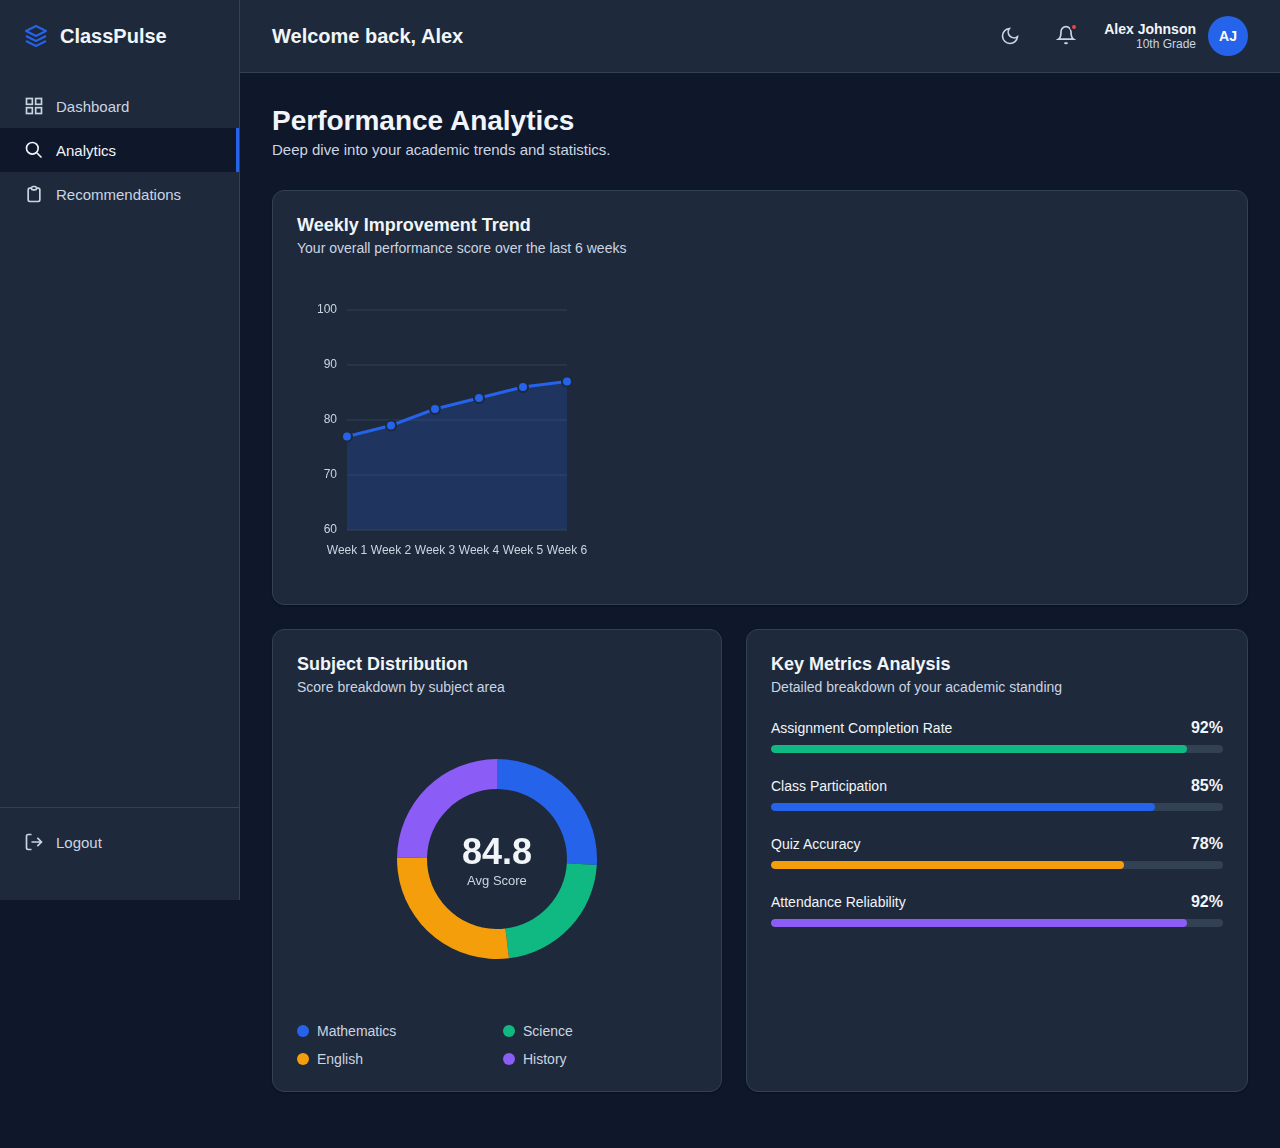
<file: analytics.html>
<!DOCTYPE html>
<html lang="en">
<head>
    <meta charset="UTF-8">
    <meta name="viewport" content="width=device-width, initial-scale=1.0">
    <title>ClassPulse - Analytics</title>
    <link rel="stylesheet" href="analytics-styles.css">
</head>
<body>
    <!-- Sidebar -->
    <div class="sidebar">
        <div class="logo">
            <svg width="24" height="24" viewBox="0 0 24 24" fill="none" xmlns="http://www.w3.org/2000/svg">
                <path d="M12 2L2 7L12 12L22 7L12 2Z" stroke="currentColor" stroke-width="2" stroke-linejoin="round"/>
                <path d="M2 17L12 22L22 17" stroke="currentColor" stroke-width="2" stroke-linejoin="round"/>
                <path d="M2 12L12 17L22 12" stroke="currentColor" stroke-width="2" stroke-linejoin="round"/>
            </svg>
            <span>ClassPulse</span>
        </div>
        
        <nav class="nav-menu">
            <a href="result-dashboard.html" class="nav-item">
                <svg width="20" height="20" viewBox="0 0 24 24" fill="none" stroke="currentColor" stroke-width="2">
                    <rect x="3" y="3" width="7" height="7"></rect>
                    <rect x="14" y="3" width="7" height="7"></rect>
                    <rect x="14" y="14" width="7" height="7"></rect>
                    <rect x="3" y="14" width="7" height="7"></rect>
                </svg>
                Dashboard
            </a>
            <a href="analytics.html" class="nav-item active">
                <svg width="20" height="20" viewBox="0 0 24 24" fill="none" stroke="currentColor" stroke-width="2">
                    <path d="M21 21l-6-6m2-5a7 7 0 11-14 0 7 7 0 0114 0z"></path>
                </svg>
                Analytics
            </a>
            <a href="recommendations.html" class="nav-item">
                <svg width="20" height="20" viewBox="0 0 24 24" fill="none" stroke="currentColor" stroke-width="2">
                    <path d="M9 5H7a2 2 0 00-2 2v12a2 2 0 002 2h10a2 2 0 002-2V7a2 2 0 00-2-2h-2M9 5a2 2 0 002 2h2a2 2 0 002-2M9 5a2 2 0 012-2h2a2 2 0 012 2"></path>
                </svg>
                Recommendations
            </a>
        </nav>
        
        <div class="logout">
            <a href="#" class="nav-item">
                <svg width="20" height="20" viewBox="0 0 24 24" fill="none" stroke="currentColor" stroke-width="2">
                    <path d="M9 21H5a2 2 0 01-2-2V5a2 2 0 012-2h4M16 17l5-5-5-5M21 12H9"></path>
                </svg>
                Logout
            </a>
        </div>
    </div>

    <!-- Main Content -->
    <div class="main-content">
        <!-- Header -->
        <header class="header">
            <div class="header-left">
                <button class="menu-toggle">
                    <svg width="24" height="24" viewBox="0 0 24 24" fill="none" stroke="currentColor" stroke-width="2">
                        <line x1="3" y1="12" x2="21" y2="12"></line>
                        <line x1="3" y1="6" x2="21" y2="6"></line>
                        <line x1="3" y1="18" x2="21" y2="18"></line>
                    </svg>
                </button>
                <h1 class="header-title" id="welcomeTitle">Welcome back, Alex</h1>
            </div>
            <div class="header-right">
                <button class="theme-toggle" id="themeToggle" aria-label="Toggle dark mode">
                    <svg class="sun-icon" width="20" height="20" viewBox="0 0 24 24" fill="none" stroke="currentColor" stroke-width="2">
                        <circle cx="12" cy="12" r="5"></circle>
                        <line x1="12" y1="1" x2="12" y2="3"></line>
                        <line x1="12" y1="21" x2="12" y2="23"></line>
                        <line x1="4.22" y1="4.22" x2="5.64" y2="5.64"></line>
                        <line x1="18.36" y1="18.36" x2="19.78" y2="19.78"></line>
                        <line x1="1" y1="12" x2="3" y2="12"></line>
                        <line x1="21" y1="12" x2="23" y2="12"></line>
                        <line x1="4.22" y1="19.78" x2="5.64" y2="18.36"></line>
                        <line x1="18.36" y1="5.64" x2="19.78" y2="4.22"></line>
                    </svg>
                    <svg class="moon-icon" width="20" height="20" viewBox="0 0 24 24" fill="none" stroke="currentColor" stroke-width="2">
                        <path d="M21 12.79A9 9 0 1 1 11.21 3 7 7 0 0 0 21 12.79z"></path>
                    </svg>
                </button>
                <button class="notification-btn">
                    <svg width="20" height="20" viewBox="0 0 24 24" fill="none" stroke="currentColor" stroke-width="2">
                        <path d="M18 8A6 6 0 006 8c0 7-3 9-3 9h18s-3-2-3-9M13.73 21a2 2 0 01-3.46 0"></path>
                    </svg>
                    <span class="notification-badge"></span>
                </button>
                <div class="user-profile">
                    <div class="user-info">
                        <span class="user-name" id="userName">Alex Johnson</span>
                        <span class="user-grade" id="userGrade">10th Grade</span>
                    </div>
                    <div class="user-avatar" id="userAvatar">AJ</div>
                </div>
            </div>
        </header>

        <!-- Analytics Content -->
        <div class="analytics-content">
            <div class="analytics-header">
                <h2>Performance Analytics</h2>
                <p class="subtitle">Deep dive into your academic trends and statistics.</p>
            </div>

            <!-- Weekly Improvement Trend -->
            <div class="chart-card trend-card">
                <h3>Weekly Improvement Trend</h3>
                <p class="chart-subtitle">Your overall performance score over the last 6 weeks</p>
                <div class="trend-chart-container">
                    <canvas id="trendChart"></canvas>
                </div>
            </div>

            <!-- Bottom Analytics Section -->
            <div class="analytics-grid">
                <!-- Subject Distribution -->
                <div class="chart-card">
                    <h3>Subject Distribution</h3>
                    <p class="chart-subtitle">Score breakdown by subject area</p>
                    <div class="donut-chart-container">
                        <canvas id="donutChart"></canvas>
                        <div class="donut-center">
                            <div class="avg-score" id="avgScore">87.2</div>
                            <div class="avg-label">Avg Score</div>
                        </div>
                    </div>
                    <div class="legend" id="subjectLegend"></div>
                </div>

                <!-- Key Metrics Analysis -->
                <div class="chart-card metrics-card">
                    <h3>Key Metrics Analysis</h3>
                    <p class="chart-subtitle">Detailed breakdown of your academic standing</p>
                    <div class="metrics-list">
                        <div class="metric-item">
                            <div class="metric-info">
                                <span class="metric-label">Assignment Completion Rate</span>
                                <span class="metric-value" id="completionRate">92%</span>
                            </div>
                            <div class="metric-bar-container">
                                <div class="metric-bar completion-bar" id="completionBar" style="width: 92%"></div>
                            </div>
                        </div>

                        <div class="metric-item">
                            <div class="metric-info">
                                <span class="metric-label">Class Participation</span>
                                <span class="metric-value" id="participationRate">85%</span>
                            </div>
                            <div class="metric-bar-container">
                                <div class="metric-bar participation-bar" id="participationBar" style="width: 85%"></div>
                            </div>
                        </div>

                        <div class="metric-item">
                            <div class="metric-info">
                                <span class="metric-label">Quiz Accuracy</span>
                                <span class="metric-value" id="quizAccuracy">78%</span>
                            </div>
                            <div class="metric-bar-container">
                                <div class="metric-bar quiz-bar" id="quizBar" style="width: 78%"></div>
                            </div>
                        </div>

                        <div class="metric-item">
                            <div class="metric-info">
                                <span class="metric-label">Attendance Reliability</span>
                                <span class="metric-value" id="attendanceReliability">96%</span>
                            </div>
                            <div class="metric-bar-container">
                                <div class="metric-bar attendance-bar" id="attendanceBar" style="width: 96%"></div>
                            </div>
                        </div>
                    </div>
                </div>
            </div>
        </div>
    </div>

    <script src="analytics-script.js"></script>
</body>
</html>
</file>
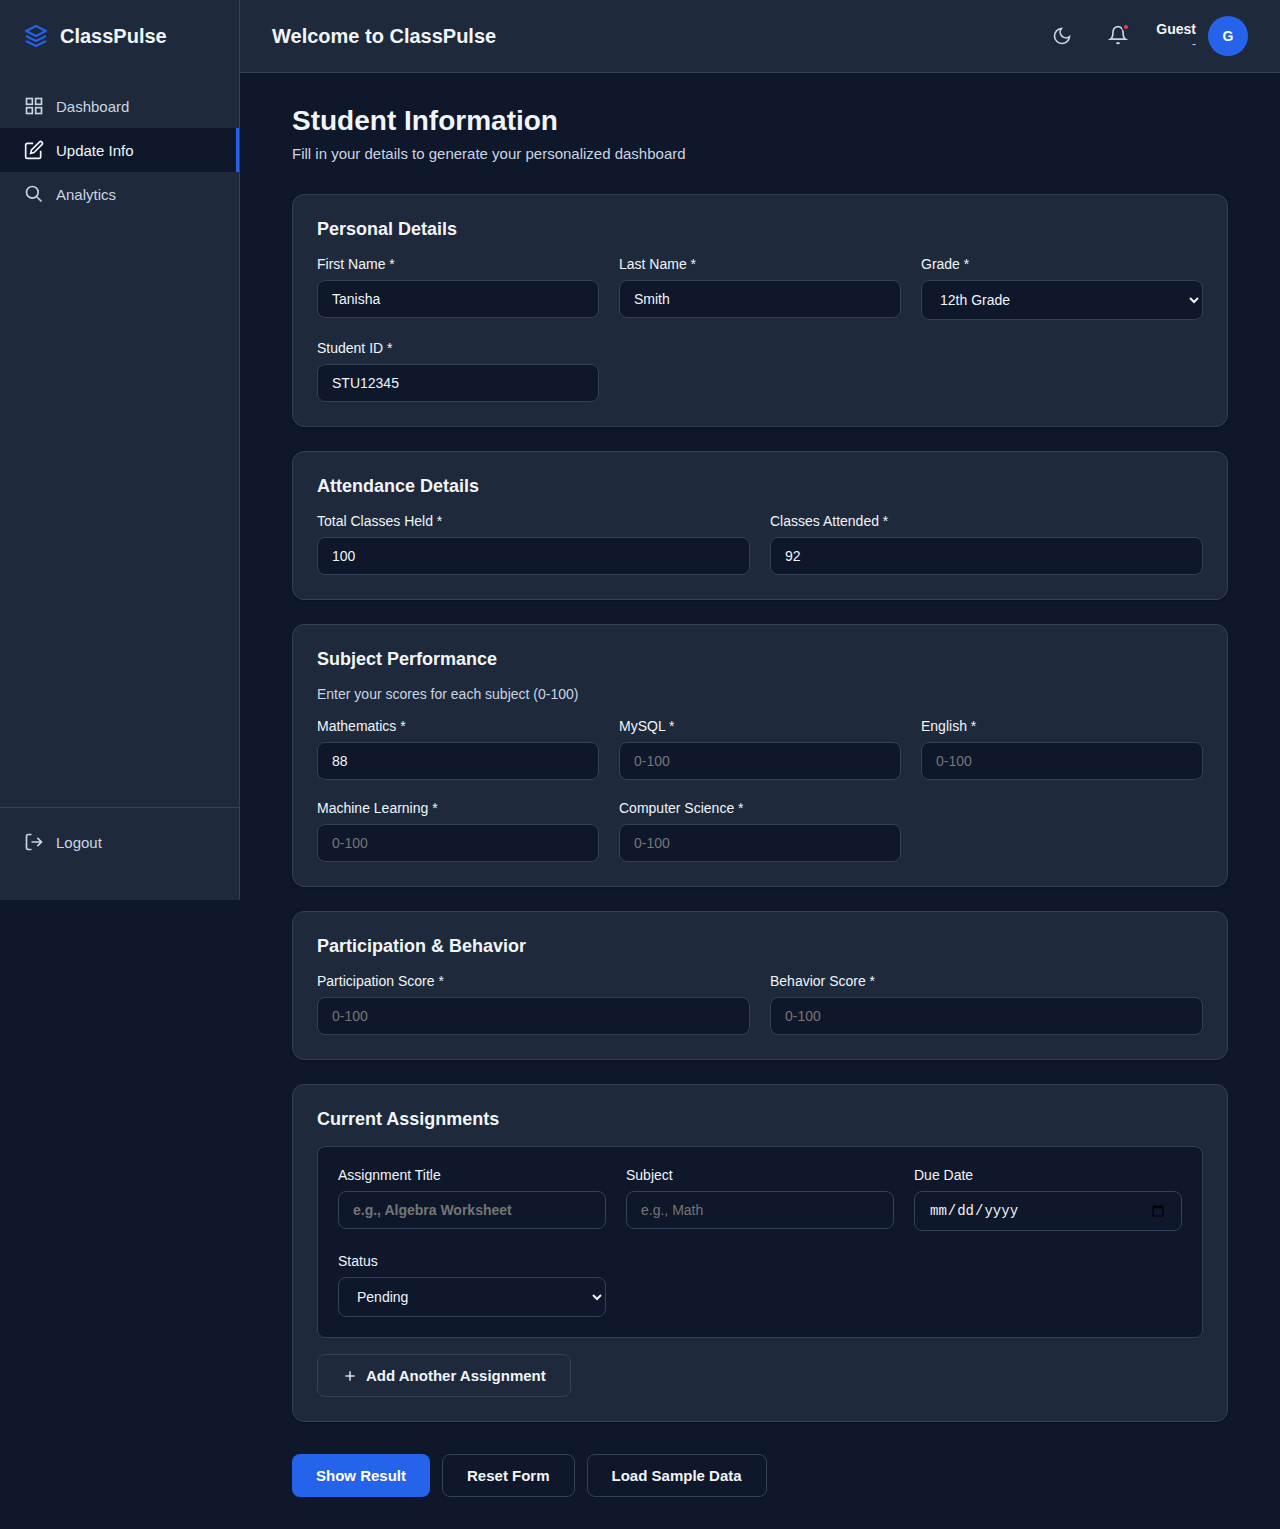
<file: dashboard.html>
<!DOCTYPE html>
<html lang="en">
<head>
    <meta charset="UTF-8">
    <meta name="viewport" content="width=device-width, initial-scale=1.0">
    <title>ClassPulse - Student Dashboard</title>
    <link rel="stylesheet" href="styles.css">
</head>
<body>
    <!-- Sidebar -->
    <div class="sidebar">
        <div class="logo">
            <svg width="24" height="24" viewBox="0 0 24 24" fill="none" xmlns="http://www.w3.org/2000/svg">
                <path d="M12 2L2 7L12 12L22 7L12 2Z" stroke="currentColor" stroke-width="2" stroke-linejoin="round"/>
                <path d="M2 17L12 22L22 17" stroke="currentColor" stroke-width="2" stroke-linejoin="round"/>
                <path d="M2 12L12 17L22 12" stroke="currentColor" stroke-width="2" stroke-linejoin="round"/>
            </svg>
            <span>ClassPulse</span>
        </div>
        
        <nav class="nav-menu">
            <a href="#" class="nav-item" data-page="dashboard">
                <svg width="20" height="20" viewBox="0 0 24 24" fill="none" stroke="currentColor" stroke-width="2">
                    <rect x="3" y="3" width="7" height="7"></rect>
                    <rect x="14" y="3" width="7" height="7"></rect>
                    <rect x="14" y="14" width="7" height="7"></rect>
                    <rect x="3" y="14" width="7" height="7"></rect>
                </svg>
                Dashboard
            </a>
            <a href="#" class="nav-item active" data-page="input">
                <svg width="20" height="20" viewBox="0 0 24 24" fill="none" stroke="currentColor" stroke-width="2">
                    <path d="M11 4H4a2 2 0 00-2 2v14a2 2 0 002 2h14a2 2 0 002-2v-7"></path>
                    <path d="M18.5 2.5a2.121 2.121 0 013 3L12 15l-4 1 1-4 9.5-9.5z"></path>
                </svg>
                Update Info
            </a>
            <a href="#" class="nav-item">
                <svg width="20" height="20" viewBox="0 0 24 24" fill="none" stroke="currentColor" stroke-width="2">
                    <path d="M21 21l-6-6m2-5a7 7 0 11-14 0 7 7 0 0114 0z"></path>
                </svg>
                Analytics
            </a>
        </nav>
        
        <div class="logout">
            <a href="#" class="nav-item">
                <svg width="20" height="20" viewBox="0 0 24 24" fill="none" stroke="currentColor" stroke-width="2">
                    <path d="M9 21H5a2 2 0 01-2-2V5a2 2 0 012-2h4M16 17l5-5-5-5M21 12H9"></path>
                </svg>
                Logout
            </a>
        </div>
    </div>

    <!-- Main Content -->
    <div class="main-content">
        <!-- Header -->
        <header class="header">
            <div class="header-left">
                <button class="menu-toggle">
                    <svg width="24" height="24" viewBox="0 0 24 24" fill="none" stroke="currentColor" stroke-width="2">
                        <line x1="3" y1="12" x2="21" y2="12"></line>
                        <line x1="3" y1="6" x2="21" y2="6"></line>
                        <line x1="3" y1="18" x2="21" y2="18"></line>
                    </svg>
                </button>
                <h1 class="header-title" id="welcomeTitle">Welcome to ClassPulse</h1>
            </div>
            <div class="header-right">
                <button class="theme-toggle" id="themeToggle" aria-label="Toggle dark mode">
                    <svg class="sun-icon" width="20" height="20" viewBox="0 0 24 24" fill="none" stroke="currentColor" stroke-width="2">
                        <circle cx="12" cy="12" r="5"></circle>
                        <line x1="12" y1="1" x2="12" y2="3"></line>
                        <line x1="12" y1="21" x2="12" y2="23"></line>
                        <line x1="4.22" y1="4.22" x2="5.64" y2="5.64"></line>
                        <line x1="18.36" y1="18.36" x2="19.78" y2="19.78"></line>
                        <line x1="1" y1="12" x2="3" y2="12"></line>
                        <line x1="21" y1="12" x2="23" y2="12"></line>
                        <line x1="4.22" y1="19.78" x2="5.64" y2="18.36"></line>
                        <line x1="18.36" y1="5.64" x2="19.78" y2="4.22"></line>
                    </svg>
                    <svg class="moon-icon" width="20" height="20" viewBox="0 0 24 24" fill="none" stroke="currentColor" stroke-width="2">
                        <path d="M21 12.79A9 9 0 1 1 11.21 3 7 7 0 0 0 21 12.79z"></path>
                    </svg>
                </button>
                <button class="notification-btn">
                    <svg width="20" height="20" viewBox="0 0 24 24" fill="none" stroke="currentColor" stroke-width="2">
                        <path d="M18 8A6 6 0 006 8c0 7-3 9-3 9h18s-3-2-3-9M13.73 21a2 2 0 01-3.46 0"></path>
                    </svg>
                    <span class="notification-badge"></span>
                </button>
                <div class="user-profile" id="userProfile">
                    <div class="user-info">
                        <span class="user-name" id="userName">Guest</span>
                        <span class="user-grade" id="userGrade">-</span>
                    </div>
                    <div class="user-avatar" id="userAvatar">G</div>
                </div>
            </div>
        </header>

        <!-- Input Form Page -->
        <div class="page-content active" id="inputPage">
            <div class="form-container">
                <div class="form-header">
                    <h2>Student Information</h2>
                    <p class="subtitle">Fill in your details to generate your personalized dashboard</p>
                </div>

                <form id="studentForm">
                    <!-- Personal Information -->
                    <div class="form-section">
                        <h3>Personal Details</h3>
                        <div class="form-grid">
                            <div class="form-group">
                                <label for="firstName">First Name *</label>
                                <input type="text" id="firstName" required placeholder="Enter first name">
                            </div>
                            <div class="form-group">
                                <label for="lastName">Last Name *</label>
                                <input type="text" id="lastName" required placeholder="Enter last name">
                            </div>
                            <div class="form-group">
                                <label for="grade">Grade *</label>
                                <select id="grade" required>
                                    <option value="">Select grade</option>
                                    <option value="9th Grade">9th Grade</option>
                                    <option value="10th Grade">10th Grade</option>
                                    <option value="11th Grade">11th Grade</option>
                                    <option value="12th Grade">12th Grade</option>
                                </select>
                            </div>
                            <div class="form-group">
                                <label for="studentId">Student ID *</label>
                                <input type="text" id="studentId" required placeholder="Enter student ID">
                            </div>
                        </div>
                    </div>

                    <!-- Attendance Information -->
                    <div class="form-section">
                        <h3>Attendance Details</h3>
                        <div class="form-grid">
                            <div class="form-group">
                                <label for="totalClasses">Total Classes Held *</label>
                                <input type="number" id="totalClasses" required min="1" placeholder="e.g., 100">
                            </div>
                            <div class="form-group">
                                <label for="classesAttended">Classes Attended *</label>
                                <input type="number" id="classesAttended" required min="0" placeholder="e.g., 92">
                            </div>
                        </div>
                    </div>

                    <!-- Academic Performance -->
                    <div class="form-section">
                        <h3>Subject Performance</h3>
                        <p class="form-help">Enter your scores for each subject (0-100)</p>
                        <div class="form-grid">
                            <div class="form-group">
                                <label for="mathScore">Mathematics *</label>
                                <input type="number" id="mathScore" required min="0" max="100" placeholder="0-100">
                            </div>
                            <div class="form-group">
                                <label for="MySQLScore">MySQL *</label>
                                <input type="number" id="MySQLScore" required min="0" max="100" placeholder="0-100">
                            </div>
                            <div class="form-group">
                                <label for="englishScore">English *</label>
                                <input type="number" id="englishScore" required min="0" max="100" placeholder="0-100">
                            </div>
                            <div class="form-group">
                                <label for="machineLearningScore">Machine Learning *</label>
                                <input type="number" id="machineLearningScore" required min="0" max="100" placeholder="0-100">
                            </div>
                            <div class="form-group">
                                <label for="computerScienceScore">Computer Science *</label>
                                <input type="number" id="computerScienceScore" required min="0" max="100" placeholder="0-100">
                            </div>
                        </div>
                    </div>

                    <!-- Participation & Behavior -->
                    <div class="form-section">
                        <h3>Participation & Behavior</h3>
                        <div class="form-grid">
                            <div class="form-group">
                                <label for="participationScore">Participation Score *</label>
                                <input type="number" id="participationScore" required min="0" max="100" placeholder="0-100">
                            </div>
                            <div class="form-group">
                                <label for="behaviorScore">Behavior Score *</label>
                                <input type="number" id="behaviorScore" required min="0" max="100" placeholder="0-100">
                            </div>
                        </div>
                    </div>

                    <!-- Assignments -->
                    <div class="form-section">
                        <h3>Current Assignments</h3>
                        <div id="assignmentsContainer">
                            <div class="assignment-input-group">
                                <div class="form-grid">
                                    <div class="form-group">
                                        <label>Assignment Title</label>
                                        <input type="text" class="assignment-title" placeholder="e.g., Algebra Worksheet">
                                    </div>
                                    <div class="form-group">
                                        <label>Subject</label>
                                        <input type="text" class="assignment-subject" placeholder="e.g., Math">
                                    </div>
                                    <div class="form-group">
                                        <label>Due Date</label>
                                        <input type="date" class="assignment-date">
                                    </div>
                                    <div class="form-group">
                                        <label>Status</label>
                                        <select class="assignment-status">
                                            <option value="pending">Pending</option>
                                            <option value="progress">In Progress</option>
                                            <option value="completed">Completed</option>
                                        </select>
                                    </div>
                                </div>
                            </div>
                        </div>
                        <button type="button" class="btn-secondary" id="addAssignment">
                            <svg width="16" height="16" viewBox="0 0 24 24" fill="none" stroke="currentColor" stroke-width="2">
                                <line x1="12" y1="5" x2="12" y2="19"></line>
                                <line x1="5" y1="12" x2="19" y2="12"></line>
                            </svg>
                            Add Another Assignment
                        </button>
                    </div>

                    <div class="form-actions">
                        <button type="submit" class="btn-primary">Show Result</button>
                        <button type="button" class="btn-secondary" id="resetForm">Reset Form</button>
                        <button type="button" class="btn-secondary" id="loadSample">Load Sample Data</button>
                    </div>
                </form>
            </div>
        </div>

        <!-- Dashboard Page -->
        <div class="page-content" id="dashboardPage">
            <div class="dashboard-content">
                <div class="dashboard-header">
                    <div>
                        <h2>Dashboard Overview</h2>
                        <p class="subtitle">Here's how you're performing this semester.</p>
                    </div>
                    <div class="risk-badge" id="riskBadge">
                        <svg width="16" height="16" viewBox="0 0 24 24" fill="none" stroke="currentColor" stroke-width="2">
                            <path d="M22 11.08V12a10 10 0 11-5.93-9.14"></path>
                            <polyline points="22 4 12 14.01 9 11.01"></polyline>
                        </svg>
                        <span id="riskText">ClassPulse Risk Analysis: Low Risk</span>
                    </div>
                </div>

                <!-- Stats Cards -->
                <div class="stats-grid">
                    <div class="stat-card">
                        <div class="stat-header">
                            <span class="stat-label">Avg. Attendance</span>
                            <svg width="20" height="20" viewBox="0 0 24 24" fill="none" stroke="currentColor" stroke-width="2">
                                <rect x="3" y="4" width="18" height="18" rx="2" ry="2"></rect>
                                <line x1="16" y1="2" x2="16" y2="6"></line>
                                <line x1="8" y1="2" x2="8" y2="6"></line>
                                <line x1="3" y1="10" x2="21" y2="10"></line>
                            </svg>
                        </div>
                        <div class="stat-value" id="attendanceValue">0%</div>
                        <div class="stat-change" id="attendanceDetail">-</div>
                        <div class="stat-progress" id="attendanceProgress" style="width: 0%"></div>
                    </div>

                    <div class="stat-card">
                        <div class="stat-header">
                            <span class="stat-label">Participation</span>
                            <svg width="20" height="20" viewBox="0 0 24 24" fill="none" stroke="currentColor" stroke-width="2">
                                <polyline points="22 12 18 12 15 21 9 3 6 12 2 12"></polyline>
                            </svg>
                        </div>
                        <div class="stat-value" id="participationValue">0/100</div>
                        <div class="stat-change" id="participationRank">-</div>
                        <div class="stat-progress" id="participationProgress" style="width: 0%"></div>
                    </div>

                    <div class="stat-card">
                        <div class="stat-header">
                            <span class="stat-label">Behavior Score</span>
                            <svg width="20" height="20" viewBox="0 0 24 24" fill="none" stroke="currentColor" stroke-width="2">
                                <circle cx="12" cy="12" r="10"></circle>
                                <path d="M8 14s1.5 2 4 2 4-2 4-2"></path>
                                <line x1="9" y1="9" x2="9.01" y2="9"></line>
                                <line x1="15" y1="9" x2="15.01" y2="9"></line>
                            </svg>
                        </div>
                        <div class="stat-value" id="behaviorValue">0</div>
                        <div class="stat-change" id="behaviorStatus">-</div>
                        <div class="stat-progress" id="behaviorProgress" style="width: 0%"></div>
                    </div>

                    <div class="stat-card">
                        <div class="stat-header">
                            <span class="stat-label">Pending Tasks</span>
                            <svg width="20" height="20" viewBox="0 0 24 24" fill="none" stroke="currentColor" stroke-width="2">
                                <circle cx="12" cy="12" r="10"></circle>
                                <polyline points="12 6 12 12 16 14"></polyline>
                            </svg>
                        </div>
                        <div class="stat-value" id="pendingValue">0</div>
                        <div class="stat-change" id="pendingDetail">-</div>
                        <div class="stat-progress warning" id="pendingProgress" style="width: 0%"></div>
                    </div>
                </div>

                <!-- Bottom Section -->
                <div class="bottom-section">
                    <!-- Subject Performance Chart -->
                    <div class="chart-card">
                        <h3>Subject Performance</h3>
                        <p class="chart-subtitle">Current academic standing across all subjects</p>
                        <div class="chart-container">
                            <canvas id="performanceChart"></canvas>
                        </div>
                    </div>

                    <!-- Recent Assignments -->
                    <div class="assignments-card">
                        <h3>Recent Assignments</h3>
                        <p class="chart-subtitle">Keep track of your upcoming deadlines</p>
                        <div class="assignments-list" id="assignmentsList">
                            <p class="empty-state">No assignments added yet.</p>
                        </div>
                    </div>
                </div>
            </div>
        </div>
    </div>

    <script src="script.js"></script>
</body>
</html>
</file>
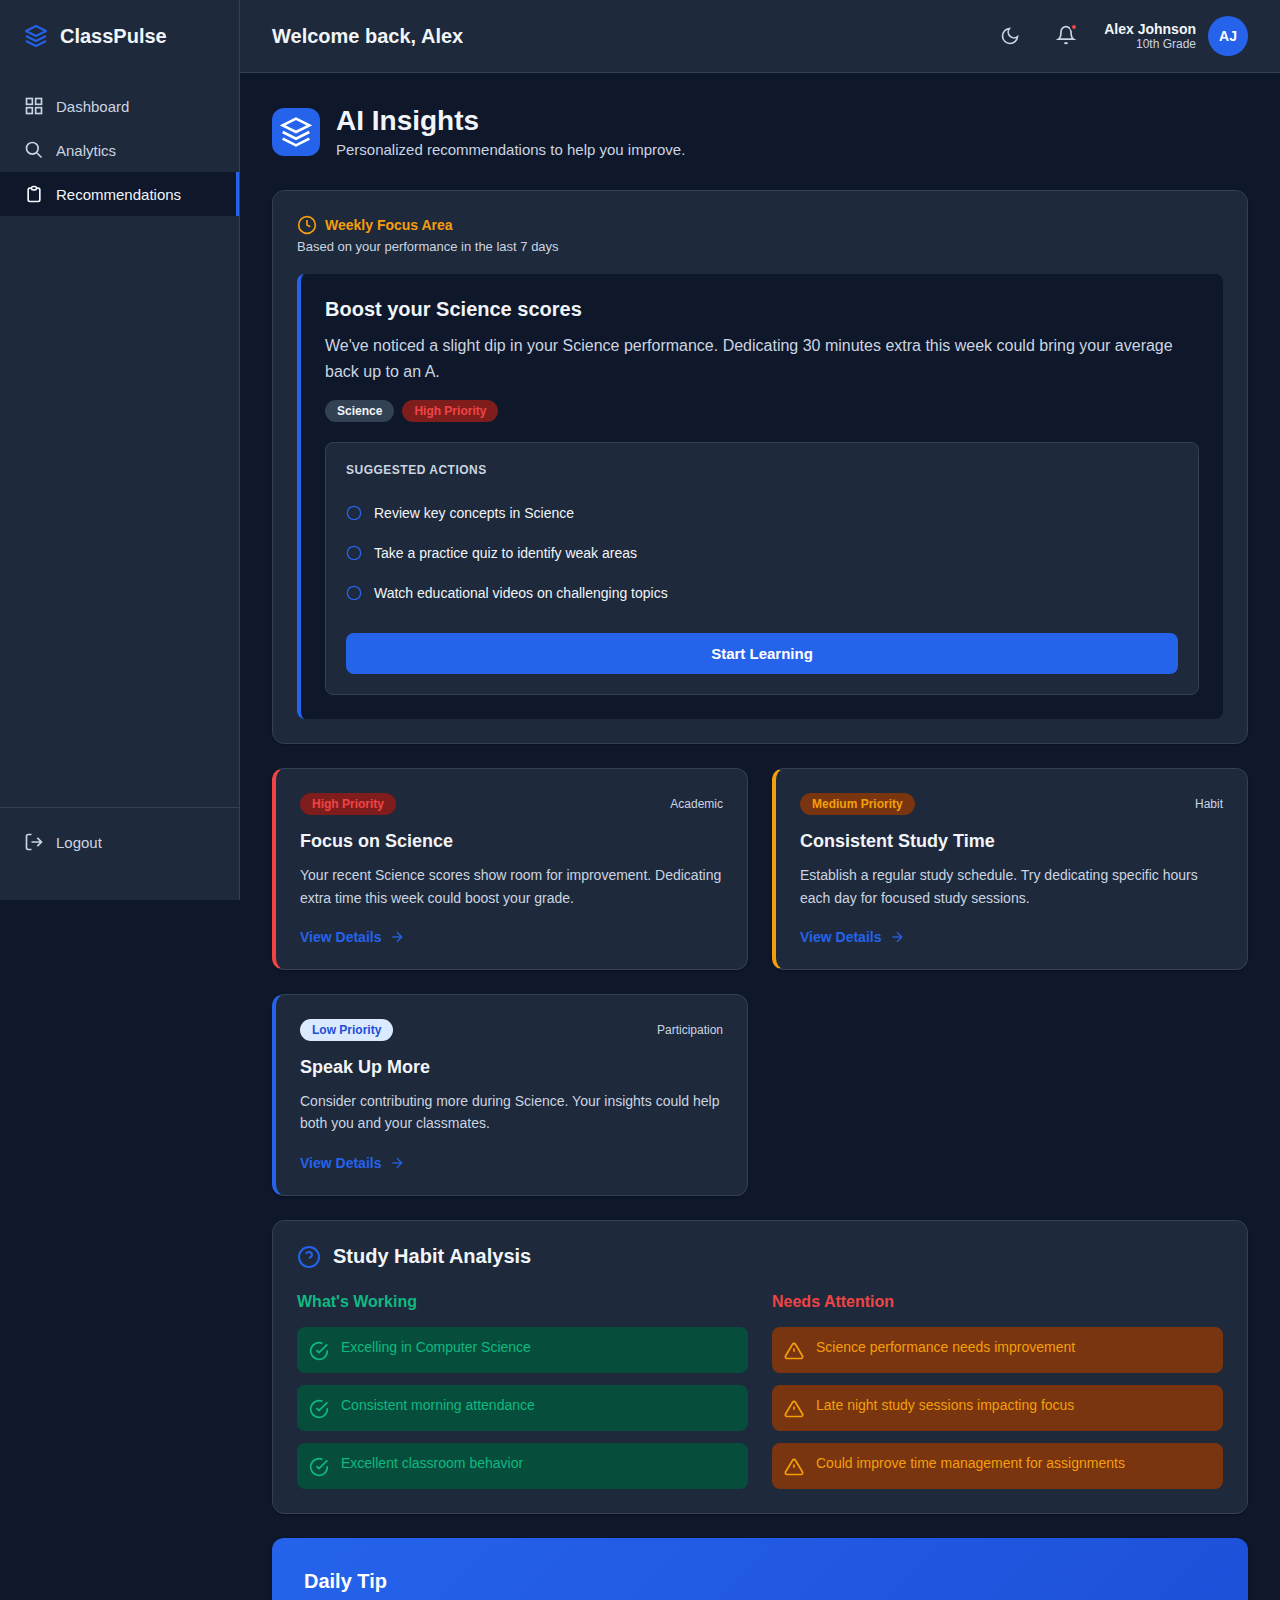
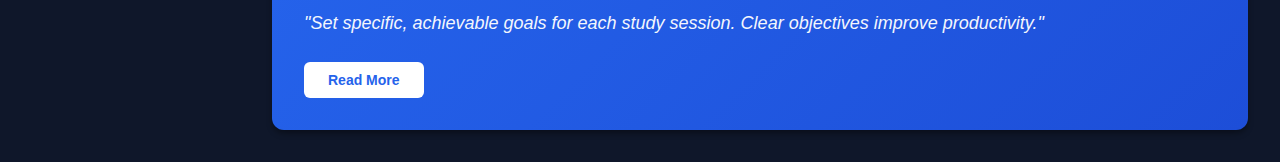
<file: recommendations.html>
<!DOCTYPE html>
<html lang="en">
<head>
    <meta charset="UTF-8">
    <meta name="viewport" content="width=device-width, initial-scale=1.0">
    <title>ClassPulse - Recommendations</title>
    <link rel="stylesheet" href="recommendations-styles.css">
</head>
<body>
    <!-- Sidebar -->
    <div class="sidebar">
        <div class="logo">
            <svg width="24" height="24" viewBox="0 0 24 24" fill="none" xmlns="http://www.w3.org/2000/svg">
                <path d="M12 2L2 7L12 12L22 7L12 2Z" stroke="currentColor" stroke-width="2" stroke-linejoin="round"/>
                <path d="M2 17L12 22L22 17" stroke="currentColor" stroke-width="2" stroke-linejoin="round"/>
                <path d="M2 12L12 17L22 12" stroke="currentColor" stroke-width="2" stroke-linejoin="round"/>
            </svg>
            <span>ClassPulse</span>
        </div>
        
        <nav class="nav-menu">
            <a href="result-dashboard.html" class="nav-item">
                <svg width="20" height="20" viewBox="0 0 24 24" fill="none" stroke="currentColor" stroke-width="2">
                    <rect x="3" y="3" width="7" height="7"></rect>
                    <rect x="14" y="3" width="7" height="7"></rect>
                    <rect x="14" y="14" width="7" height="7"></rect>
                    <rect x="3" y="14" width="7" height="7"></rect>
                </svg>
                Dashboard
            </a>
            <a href="analytics.html" class="nav-item">
                <svg width="20" height="20" viewBox="0 0 24 24" fill="none" stroke="currentColor" stroke-width="2">
                    <path d="M21 21l-6-6m2-5a7 7 0 11-14 0 7 7 0 0114 0z"></path>
                </svg>
                Analytics
            </a>
            <a href="recommendations.html" class="nav-item active">
                <svg width="20" height="20" viewBox="0 0 24 24" fill="none" stroke="currentColor" stroke-width="2">
                    <path d="M9 5H7a2 2 0 00-2 2v12a2 2 0 002 2h10a2 2 0 002-2V7a2 2 0 00-2-2h-2M9 5a2 2 0 002 2h2a2 2 0 002-2M9 5a2 2 0 012-2h2a2 2 0 012 2"></path>
                </svg>
                Recommendations
            </a>
        </nav>
        
        <div class="logout">
            <a href="#" class="nav-item">
                <svg width="20" height="20" viewBox="0 0 24 24" fill="none" stroke="currentColor" stroke-width="2">
                    <path d="M9 21H5a2 2 0 01-2-2V5a2 2 0 012-2h4M16 17l5-5-5-5M21 12H9"></path>
                </svg>
                Logout
            </a>
        </div>
    </div>

    <!-- Main Content -->
    <div class="main-content">
        <!-- Header -->
        <header class="header">
            <div class="header-left">
                <button class="menu-toggle">
                    <svg width="24" height="24" viewBox="0 0 24 24" fill="none" stroke="currentColor" stroke-width="2">
                        <line x1="3" y1="12" x2="21" y2="12"></line>
                        <line x1="3" y1="6" x2="21" y2="6"></line>
                        <line x1="3" y1="18" x2="21" y2="18"></line>
                    </svg>
                </button>
                <h1 class="header-title" id="welcomeTitle">Welcome back, Alex</h1>
            </div>
            <div class="header-right">
                <button class="theme-toggle" id="themeToggle" aria-label="Toggle dark mode">
                    <svg class="sun-icon" width="20" height="20" viewBox="0 0 24 24" fill="none" stroke="currentColor" stroke-width="2">
                        <circle cx="12" cy="12" r="5"></circle>
                        <line x1="12" y1="1" x2="12" y2="3"></line>
                        <line x1="12" y1="21" x2="12" y2="23"></line>
                        <line x1="4.22" y1="4.22" x2="5.64" y2="5.64"></line>
                        <line x1="18.36" y1="18.36" x2="19.78" y2="19.78"></line>
                        <line x1="1" y1="12" x2="3" y2="12"></line>
                        <line x1="21" y1="12" x2="23" y2="12"></line>
                        <line x1="4.22" y1="19.78" x2="5.64" y2="18.36"></line>
                        <line x1="18.36" y1="5.64" x2="19.78" y2="4.22"></line>
                    </svg>
                    <svg class="moon-icon" width="20" height="20" viewBox="0 0 24 24" fill="none" stroke="currentColor" stroke-width="2">
                        <path d="M21 12.79A9 9 0 1 1 11.21 3 7 7 0 0 0 21 12.79z"></path>
                    </svg>
                </button>
                <button class="notification-btn">
                    <svg width="20" height="20" viewBox="0 0 24 24" fill="none" stroke="currentColor" stroke-width="2">
                        <path d="M18 8A6 6 0 006 8c0 7-3 9-3 9h18s-3-2-3-9M13.73 21a2 2 0 01-3.46 0"></path>
                    </svg>
                    <span class="notification-badge"></span>
                </button>
                <div class="user-profile">
                    <div class="user-info">
                        <span class="user-name" id="userName">Alex Johnson</span>
                        <span class="user-grade" id="userGrade">10th Grade</span>
                    </div>
                    <div class="user-avatar" id="userAvatar">AJ</div>
                </div>
            </div>
        </header>

        <!-- Recommendations Content -->
        <div class="recommendations-content">
            <!-- Page Header -->
            <div class="page-header">
                <div class="header-icon">
                    <svg width="32" height="32" viewBox="0 0 24 24" fill="none" stroke="currentColor" stroke-width="2">
                        <path d="M12 2L2 7l10 5 10-5-10-5z"></path>
                        <path d="M2 17l10 5 10-5"></path>
                        <path d="M2 12l10 5 10-5"></path>
                    </svg>
                </div>
                <div>
                    <h2>AI Insights</h2>
                    <p class="subtitle">Personalized recommendations to help you improve.</p>
                </div>
            </div>

            <!-- Weekly Focus Area -->
            <div class="focus-area-card">
                <div class="focus-header">
                    <svg width="20" height="20" viewBox="0 0 24 24" fill="none" stroke="currentColor" stroke-width="2">
                        <circle cx="12" cy="12" r="10"></circle>
                        <path d="M12 6v6l4 2"></path>
                    </svg>
                    <span>Weekly Focus Area</span>
                </div>
                <p class="focus-subtitle">Based on your performance in the last 7 days</p>
                
                <div class="main-recommendation" id="mainRecommendation">
                    <h3>Boost your Science scores</h3>
                    <p>We've noticed a slight dip in your Science performance, specifically in organic chemistry topics. Dedicating 30 minutes extra this week could bring your average back up to an A.</p>
                    
                    <div class="tags">
                        <span class="tag">Science</span>
                        <span class="tag">Chemistry</span>
                        <span class="tag priority-high">High Priority</span>
                    </div>

                    <div class="suggested-actions">
                        <h4>SUGGESTED ACTIONS</h4>
                        <ul id="actionsList">
                            <li>
                                <svg width="16" height="16" viewBox="0 0 24 24" fill="none" stroke="currentColor" stroke-width="2">
                                    <circle cx="12" cy="12" r="10"></circle>
                                </svg>
                                Review Chapter 4 Summary
                            </li>
                            <li>
                                <svg width="16" height="16" viewBox="0 0 24 24" fill="none" stroke="currentColor" stroke-width="2">
                                    <circle cx="12" cy="12" r="10"></circle>
                                </svg>
                                Take Practice Quiz #3
                            </li>
                            <li>
                                <svg width="16" height="16" viewBox="0 0 24 24" fill="none" stroke="currentColor" stroke-width="2">
                                    <circle cx="12" cy="12" r="10"></circle>
                                </svg>
                                Watch "Organic Bonds" Video
                            </li>
                        </ul>
                        <button class="btn-primary">Start Learning</button>
                    </div>
                </div>
            </div>

            <!-- Priority Cards -->
            <div class="priority-cards-grid" id="priorityCardsGrid">
                <!-- High Priority -->
                <div class="priority-card high-priority">
                    <div class="card-header">
                        <span class="priority-badge high">High Priority</span>
                        <span class="category">Academic</span>
                    </div>
                    <h3 class="card-title">Focus on Chemistry</h3>
                    <p class="card-description">Your recent Science quiz scores show a dip in Chemistry topics. Review Chapter 4.</p>
                    <button class="view-details-btn">
                        View Details
                        <svg width="16" height="16" viewBox="0 0 24 24" fill="none" stroke="currentColor" stroke-width="2">
                            <line x1="5" y1="12" x2="19" y2="12"></line>
                            <polyline points="12 5 19 12 12 19"></polyline>
                        </svg>
                    </button>
                </div>

                <!-- Medium Priority -->
                <div class="priority-card medium-priority">
                    <div class="card-header">
                        <span class="priority-badge medium">Medium Priority</span>
                        <span class="category">Habit</span>
                    </div>
                    <h3 class="card-title">Consistent Study Time</h3>
                    <p class="card-description">You study late at night. Try shifting to early evening for better retention.</p>
                    <button class="view-details-btn">
                        View Details
                        <svg width="16" height="16" viewBox="0 0 24 24" fill="none" stroke="currentColor" stroke-width="2">
                            <line x1="5" y1="12" x2="19" y2="12"></line>
                            <polyline points="12 5 19 12 12 19"></polyline>
                        </svg>
                    </button>
                </div>

                <!-- Low Priority -->
                <div class="priority-card low-priority">
                    <div class="card-header">
                        <span class="priority-badge low">Low Priority</span>
                        <span class="category">Participation</span>
                    </div>
                    <h3 class="card-title">Speak up in History</h3>
                    <p class="card-description">You have great essay scores but low participation in History class discussions.</p>
                    <button class="view-details-btn">
                        View Details
                        <svg width="16" height="16" viewBox="0 0 24 24" fill="none" stroke="currentColor" stroke-width="2">
                            <line x1="5" y1="12" x2="19" y2="12"></line>
                            <polyline points="12 5 19 12 12 19"></polyline>
                        </svg>
                    </button>
                </div>
            </div>

            <!-- Study Habit Analysis -->
            <div class="habit-analysis-card">
                <div class="habit-header">
                    <svg width="24" height="24" viewBox="0 0 24 24" fill="none" stroke="currentColor" stroke-width="2">
                        <circle cx="12" cy="12" r="10"></circle>
                        <path d="M9.09 9a3 3 0 0 1 5.83 1c0 2-3 3-3 3"></path>
                        <line x1="12" y1="17" x2="12.01" y2="17"></line>
                    </svg>
                    <h3>Study Habit Analysis</h3>
                </div>

                <div class="habit-columns">
                    <div class="habit-column working">
                        <h4>What's Working</h4>
                        <div class="habit-items" id="workingHabits">
                            <div class="habit-item success">
                                <svg width="20" height="20" viewBox="0 0 24 24" fill="none" stroke="currentColor" stroke-width="2">
                                    <path d="M22 11.08V12a10 10 0 1 1-5.93-9.14"></path>
                                    <polyline points="22 4 12 14.01 9 11.01"></polyline>
                                </svg>
                                <span>Completing math assignments on time</span>
                            </div>
                            <div class="habit-item success">
                                <svg width="20" height="20" viewBox="0 0 24 24" fill="none" stroke="currentColor" stroke-width="2">
                                    <path d="M22 11.08V12a10 10 0 1 1-5.93-9.14"></path>
                                    <polyline points="22 4 12 14.01 9 11.01"></polyline>
                                </svg>
                                <span>Consistent morning attendance</span>
                            </div>
                        </div>
                    </div>

                    <div class="habit-column needs-attention">
                        <h4>Needs Attention</h4>
                        <div class="habit-items" id="needsAttentionHabits">
                            <div class="habit-item warning">
                                <svg width="20" height="20" viewBox="0 0 24 24" fill="none" stroke="currentColor" stroke-width="2">
                                    <path d="M10.29 3.86L1.82 18a2 2 0 0 0 1.71 3h16.94a2 2 0 0 0 1.71-3L13.71 3.86a2 2 0 0 0-3.42 0z"></path>
                                    <line x1="12" y1="9" x2="12" y2="13"></line>
                                    <line x1="12" y1="17" x2="12.01" y2="17"></line>
                                </svg>
                                <span>Late night study sessions impacting focus</span>
                            </div>
                            <div class="habit-item warning">
                                <svg width="20" height="20" viewBox="0 0 24 24" fill="none" stroke="currentColor" stroke-width="2">
                                    <path d="M10.29 3.86L1.82 18a2 2 0 0 0 1.71 3h16.94a2 2 0 0 0 1.71-3L13.71 3.86a2 2 0 0 0-3.42 0z"></path>
                                    <line x1="12" y1="9" x2="12" y2="13"></line>
                                    <line x1="12" y1="17" x2="12.01" y2="17"></line>
                                </svg>
                                <span>Low participation in History discussions</span>
                            </div>
                        </div>
                    </div>
                </div>
            </div>

            <!-- Daily Tip -->
            <div class="daily-tip-card">
                <h3>Daily Tip</h3>
                <blockquote id="dailyTip">
                    "Spaced repetition is key. Review your notes 10 minutes after class, then again 24 hours later."
                </blockquote>
                <button class="read-more-btn">Read More</button>
            </div>
        </div>
    </div>

    <script src="recommendations-script.js"></script>
</body>
</html>
</file>
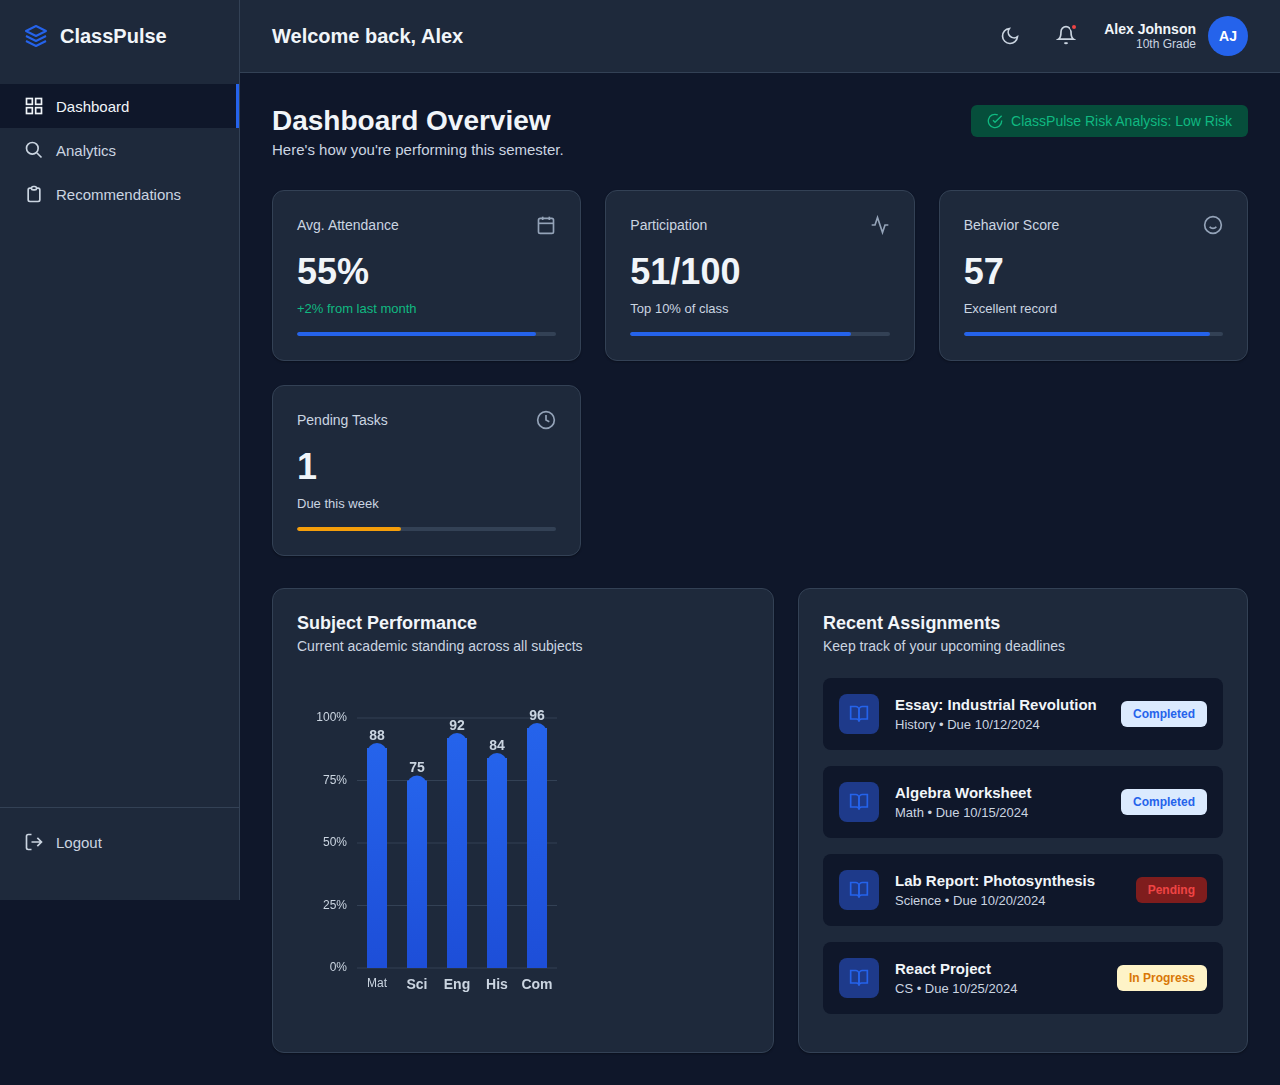
<file: result-dashboard.html>
<!DOCTYPE html>
<html lang="en">
<head>
    <meta charset="UTF-8">
    <meta name="viewport" content="width=device-width, initial-scale=1.0">
    <title>ClassPulse - Dashboard</title>
    <link rel="stylesheet" href="dashboard-styles.css">
</head>
<body>
    <!-- Sidebar -->
    <div class="sidebar">
        <div class="logo">
            <svg width="24" height="24" viewBox="0 0 24 24" fill="none" xmlns="http://www.w3.org/2000/svg">
                <path d="M12 2L2 7L12 12L22 7L12 2Z" stroke="currentColor" stroke-width="2" stroke-linejoin="round"/>
                <path d="M2 17L12 22L22 17" stroke="currentColor" stroke-width="2" stroke-linejoin="round"/>
                <path d="M2 12L12 17L22 12" stroke="currentColor" stroke-width="2" stroke-linejoin="round"/>
            </svg>
            <span>ClassPulse</span>
        </div>
        
        <nav class="nav-menu">
            <a href="result-dashboard.html" class="nav-item active">
                <svg width="20" height="20" viewBox="0 0 24 24" fill="none" stroke="currentColor" stroke-width="2">
                    <rect x="3" y="3" width="7" height="7"></rect>
                    <rect x="14" y="3" width="7" height="7"></rect>
                    <rect x="14" y="14" width="7" height="7"></rect>
                    <rect x="3" y="14" width="7" height="7"></rect>
                </svg>
                Dashboard
            </a>
            <a href="analytics.html" class="nav-item">
                <svg width="20" height="20" viewBox="0 0 24 24" fill="none" stroke="currentColor" stroke-width="2">
                    <path d="M21 21l-6-6m2-5a7 7 0 11-14 0 7 7 0 0114 0z"></path>
                </svg>
                Analytics
            </a>
            <a href="recommendations.html" class="nav-item">
                <svg width="20" height="20" viewBox="0 0 24 24" fill="none" stroke="currentColor" stroke-width="2">
                    <path d="M9 5H7a2 2 0 00-2 2v12a2 2 0 002 2h10a2 2 0 002-2V7a2 2 0 00-2-2h-2M9 5a2 2 0 002 2h2a2 2 0 002-2M9 5a2 2 0 012-2h2a2 2 0 012 2"></path>
                </svg>
                Recommendations
            </a>
        </nav>
        
        <div class="logout">
            <a href="#" class="nav-item">
                <svg width="20" height="20" viewBox="0 0 24 24" fill="none" stroke="currentColor" stroke-width="2">
                    <path d="M9 21H5a2 2 0 01-2-2V5a2 2 0 012-2h4M16 17l5-5-5-5M21 12H9"></path>
                </svg>
                Logout
            </a>
        </div>
    </div>

    <!-- Main Content -->
    <div class="main-content">
        <!-- Header -->
        <header class="header">
            <div class="header-left">
                <button class="menu-toggle">
                    <svg width="24" height="24" viewBox="0 0 24 24" fill="none" stroke="currentColor" stroke-width="2">
                        <line x1="3" y1="12" x2="21" y2="12"></line>
                        <line x1="3" y1="6" x2="21" y2="6"></line>
                        <line x1="3" y1="18" x2="21" y2="18"></line>
                    </svg>
                </button>
                <h1 class="header-title" id="welcomeTitle">Welcome back, Alex</h1>
            </div>
            <div class="header-right">
                <button class="theme-toggle" id="themeToggle" aria-label="Toggle dark mode">
                    <svg class="sun-icon" width="20" height="20" viewBox="0 0 24 24" fill="none" stroke="currentColor" stroke-width="2">
                        <circle cx="12" cy="12" r="5"></circle>
                        <line x1="12" y1="1" x2="12" y2="3"></line>
                        <line x1="12" y1="21" x2="12" y2="23"></line>
                        <line x1="4.22" y1="4.22" x2="5.64" y2="5.64"></line>
                        <line x1="18.36" y1="18.36" x2="19.78" y2="19.78"></line>
                        <line x1="1" y1="12" x2="3" y2="12"></line>
                        <line x1="21" y1="12" x2="23" y2="12"></line>
                        <line x1="4.22" y1="19.78" x2="5.64" y2="18.36"></line>
                        <line x1="18.36" y1="5.64" x2="19.78" y2="4.22"></line>
                    </svg>
                    <svg class="moon-icon" width="20" height="20" viewBox="0 0 24 24" fill="none" stroke="currentColor" stroke-width="2">
                        <path d="M21 12.79A9 9 0 1 1 11.21 3 7 7 0 0 0 21 12.79z"></path>
                    </svg>
                </button>
                <button class="notification-btn">
                    <svg width="20" height="20" viewBox="0 0 24 24" fill="none" stroke="currentColor" stroke-width="2">
                        <path d="M18 8A6 6 0 006 8c0 7-3 9-3 9h18s-3-2-3-9M13.73 21a2 2 0 01-3.46 0"></path>
                    </svg>
                    <span class="notification-badge"></span>
                </button>
                <div class="user-profile" id="userProfile">
                    <div class="user-info">
                        <span class="user-name" id="userName">Alex Johnson</span>
                        <span class="user-grade" id="userGrade">10th Grade</span>
                    </div>
                    <div class="user-avatar" id="userAvatar">AJ</div>
                </div>
            </div>
        </header>

        <!-- Dashboard Content -->
        <div class="dashboard-content">
            <div class="dashboard-header">
                <div>
                    <h2>Dashboard Overview</h2>
                    <p class="subtitle">Here's how you're performing this semester.</p>
                </div>
                <div class="risk-badge low-risk" id="riskBadge">
                    <svg width="16" height="16" viewBox="0 0 24 24" fill="none" stroke="currentColor" stroke-width="2">
                        <path d="M22 11.08V12a10 10 0 11-5.93-9.14"></path>
                        <polyline points="22 4 12 14.01 9 11.01"></polyline>
                    </svg>
                    <span id="riskText">ClassPulse Risk Analysis: Low Risk</span>
                </div>
            </div>

            <!-- Stats Cards -->
            <div class="stats-grid">
                <div class="stat-card">
                    <div class="stat-header">
                        <span class="stat-label">Avg. Attendance</span>
                        <svg width="20" height="20" viewBox="0 0 24 24" fill="none" stroke="currentColor" stroke-width="2">
                            <rect x="3" y="4" width="18" height="18" rx="2" ry="2"></rect>
                            <line x1="16" y1="2" x2="16" y2="6"></line>
                            <line x1="8" y1="2" x2="8" y2="6"></line>
                            <line x1="3" y1="10" x2="21" y2="10"></line>
                        </svg>
                    </div>
                    <div class="stat-value" id="attendanceValue">92%</div>
                    <div class="stat-change positive" id="attendanceChange">+2% from last month</div>
                    <div class="stat-progress-container">
                        <div class="stat-progress" id="attendanceProgress" style="width: 92%"></div>
                    </div>
                </div>

                <div class="stat-card">
                    <div class="stat-header">
                        <span class="stat-label">Participation</span>
                        <svg width="20" height="20" viewBox="0 0 24 24" fill="none" stroke="currentColor" stroke-width="2">
                            <polyline points="22 12 18 12 15 21 9 3 6 12 2 12"></polyline>
                        </svg>
                    </div>
                    <div class="stat-value" id="participationValue">85/100</div>
                    <div class="stat-change" id="participationRank">Top 10% of class</div>
                    <div class="stat-progress-container">
                        <div class="stat-progress" id="participationProgress" style="width: 85%"></div>
                    </div>
                </div>

                <div class="stat-card">
                    <div class="stat-header">
                        <span class="stat-label">Behavior Score</span>
                        <svg width="20" height="20" viewBox="0 0 24 24" fill="none" stroke="currentColor" stroke-width="2">
                            <circle cx="12" cy="12" r="10"></circle>
                            <path d="M8 14s1.5 2 4 2 4-2 4-2"></path>
                            <line x1="9" y1="9" x2="9.01" y2="9"></line>
                            <line x1="15" y1="9" x2="15.01" y2="9"></line>
                        </svg>
                    </div>
                    <div class="stat-value" id="behaviorValue">95</div>
                    <div class="stat-change" id="behaviorStatus">Excellent record</div>
                    <div class="stat-progress-container">
                        <div class="stat-progress" id="behaviorProgress" style="width: 95%"></div>
                    </div>
                </div>

                <div class="stat-card">
                    <div class="stat-header">
                        <span class="stat-label">Pending Tasks</span>
                        <svg width="20" height="20" viewBox="0 0 24 24" fill="none" stroke="currentColor" stroke-width="2">
                            <circle cx="12" cy="12" r="10"></circle>
                            <polyline points="12 6 12 12 16 14"></polyline>
                        </svg>
                    </div>
                    <div class="stat-value" id="pendingValue">2</div>
                    <div class="stat-change" id="pendingDetail">Due this week</div>
                    <div class="stat-progress-container">
                        <div class="stat-progress warning" id="pendingProgress" style="width: 40%"></div>
                    </div>
                </div>
            </div>

            <!-- Bottom Section -->
            <div class="bottom-section">
                <!-- Subject Performance Chart -->
                <div class="chart-card">
                    <h3>Subject Performance</h3>
                    <p class="chart-subtitle">Current academic standing across all subjects</p>
                    <div class="chart-container">
                        <canvas id="performanceChart"></canvas>
                    </div>
                </div>

                <!-- Recent Assignments -->
                <div class="assignments-card">
                    <h3>Recent Assignments</h3>
                    <p class="chart-subtitle">Keep track of your upcoming deadlines</p>
                    <div class="assignments-list" id="assignmentsList">
                        <!-- Assignments will be populated by JavaScript -->
                    </div>
                </div>
            </div>
        </div>
    </div>

    <script src="dashboard-script.js"></script>
</body>
</html>
</file>
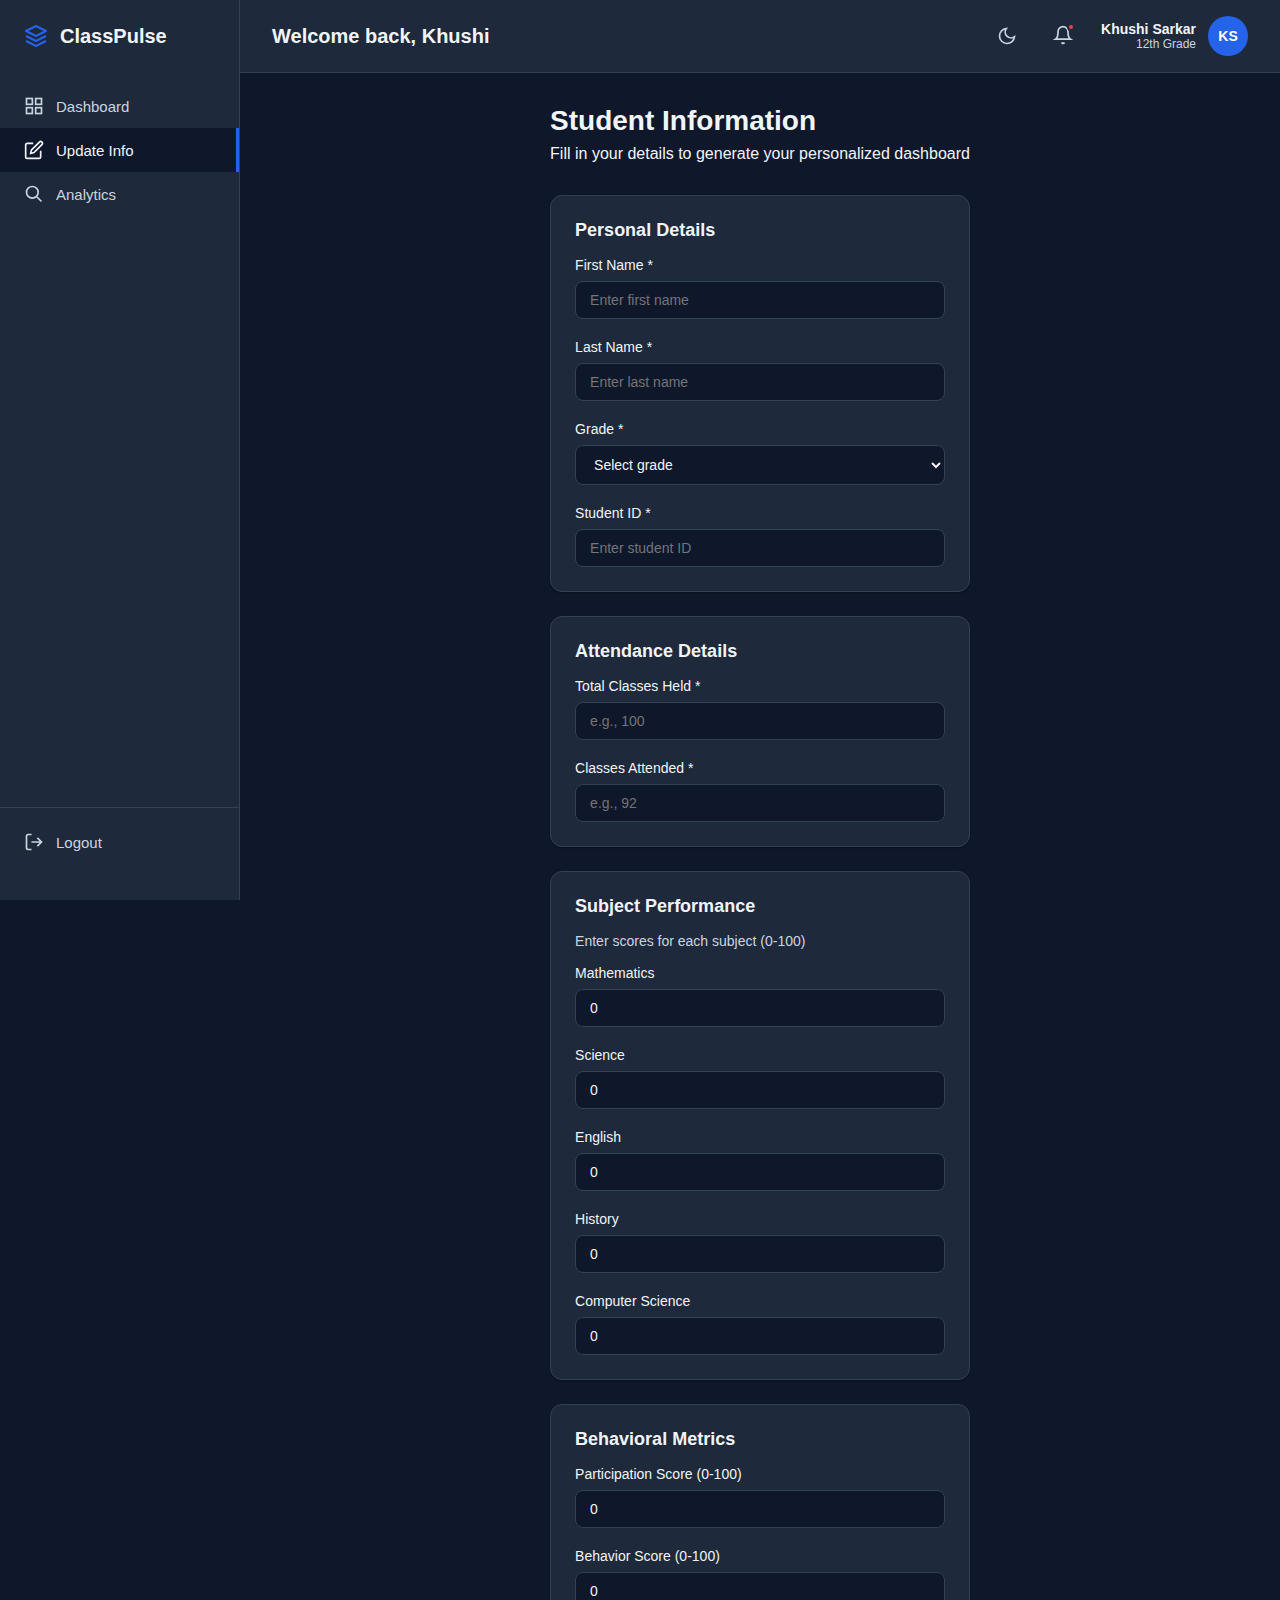
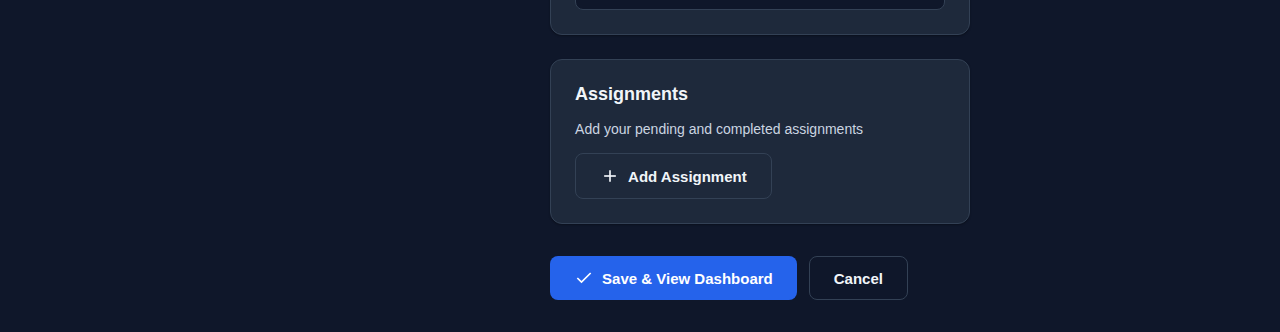
<file: update-info.html>
<!DOCTYPE html>
<html lang="en">
<head>
    <meta charset="UTF-8">
    <meta name="viewport" content="width=device-width, initial-scale=1.0">
    <title>ClassPulse - Update Info</title>
    <link rel="stylesheet" href="styles.css">
</head>
<body>
    <!-- Sidebar -->
    <div class="sidebar">
        <div class="logo">
            <svg width="24" height="24" viewBox="0 0 24 24" fill="none" xmlns="http://www.w3.org/2000/svg">
                <path d="M12 2L2 7L12 12L22 7L12 2Z" stroke="currentColor" stroke-width="2" stroke-linejoin="round"/>
                <path d="M2 17L12 22L22 17" stroke="currentColor" stroke-width="2" stroke-linejoin="round"/>
                <path d="M2 12L12 17L22 12" stroke="currentColor" stroke-width="2" stroke-linejoin="round"/>
            </svg>
            <span>ClassPulse</span>
        </div>
        
        <nav class="nav-menu">
            <a href="result-dashboard.html" class="nav-item">
                <svg width="20" height="20" viewBox="0 0 24 24" fill="none" stroke="currentColor" stroke-width="2">
                    <rect x="3" y="3" width="7" height="7"></rect>
                    <rect x="14" y="3" width="7" height="7"></rect>
                    <rect x="14" y="14" width="7" height="7"></rect>
                    <rect x="3" y="14" width="7" height="7"></rect>
                </svg>
                Dashboard
            </a>
            <a href="update-info.html" class="nav-item active">
                <svg width="20" height="20" viewBox="0 0 24 24" fill="none" stroke="currentColor" stroke-width="2">
                    <path d="M11 4H4a2 2 0 00-2 2v14a2 2 0 002 2h14a2 2 0 002-2v-7"></path>
                    <path d="M18.5 2.5a2.121 2.121 0 013 3L12 15l-4 1 1-4 9.5-9.5z"></path>
                </svg>
                Update Info
            </a>
            <a href="analytics.html" class="nav-item">
                <svg width="20" height="20" viewBox="0 0 24 24" fill="none" stroke="currentColor" stroke-width="2">
                    <path d="M21 21l-6-6m2-5a7 7 0 11-14 0 7 7 0 0114 0z"></path>
                </svg>
                Analytics
            </a>
        </nav>
        
        <div class="logout">
            <a href="login.html" class="nav-item" id="logoutBtn">
                <svg width="20" height="20" viewBox="0 0 24 24" fill="none" stroke="currentColor" stroke-width="2">
                    <path d="M9 21H5a2 2 0 01-2-2V5a2 2 0 012-2h4M16 17l5-5-5-5M21 12H9"></path>
                </svg>
                Logout
            </a>
        </div>
    </div>

    <!-- Main Content -->
    <div class="main-content">
        <!-- Header -->
        <header class="header">
            <div class="header-left">
                <button class="menu-toggle">
                    <svg width="24" height="24" viewBox="0 0 24 24" fill="none" stroke="currentColor" stroke-width="2">
                        <line x1="3" y1="12" x2="21" y2="12"></line>
                        <line x1="3" y1="6" x2="21" y2="6"></line>
                        <line x1="3" y1="18" x2="21" y2="18"></line>
                    </svg>
                </button>
                <h1 class="header-title" id="welcomeTitle">Welcome back, Khushi</h1>
            </div>
            <div class="header-right">
                <button class="theme-toggle" id="themeToggle" aria-label="Toggle dark mode">
                    <svg class="sun-icon" width="20" height="20" viewBox="0 0 24 24" fill="none" stroke="currentColor" stroke-width="2">
                        <circle cx="12" cy="12" r="5"></circle>
                        <line x1="12" y1="1" x2="12" y2="3"></line>
                        <line x1="12" y1="21" x2="12" y2="23"></line>
                        <line x1="4.22" y1="4.22" x2="5.64" y2="5.64"></line>
                        <line x1="18.36" y1="18.36" x2="19.78" y2="19.78"></line>
                        <line x1="1" y1="12" x2="3" y2="12"></line>
                        <line x1="21" y1="12" x2="23" y2="12"></line>
                        <line x1="4.22" y1="19.78" x2="5.64" y2="18.36"></line>
                        <line x1="18.36" y1="5.64" x2="19.78" y2="4.22"></line>
                    </svg>
                    <svg class="moon-icon" width="20" height="20" viewBox="0 0 24 24" fill="none" stroke="currentColor" stroke-width="2">
                        <path d="M21 12.79A9 9 0 1 1 11.21 3 7 7 0 0 0 21 12.79z"></path>
                    </svg>
                </button>
                <button class="notification-btn">
                    <svg width="20" height="20" viewBox="0 0 24 24" fill="none" stroke="currentColor" stroke-width="2">
                        <path d="M18 8A6 6 0 006 8c0 7-3 9-3 9h18s-3-2-3-9M13.73 21a2 2 0 01-3.46 0"></path>
                    </svg>
                    <span class="notification-badge"></span>
                </button>
                <div class="user-profile">
                    <div class="user-info">
                        <span class="user-name" id="userName">Khushi Sarkar</span>
                        <span class="user-grade" id="userGrade">12th Grade</span>
                    </div>
                    <div class="user-avatar" id="userAvatar">KS</div>
                </div>
            </div>
        </header>

        <!-- Form Content -->
        <div class="form-container">
            <div class="form-header">
                <h2>Student Information</h2>
                <p>Fill in your details to generate your personalized dashboard</p>
            </div>

            <form id="studentForm">
                <!-- Personal Details -->
                <div class="form-section">
                    <h3>Personal Details</h3>
                    <div class="form-grid">
                        <div class="form-group">
                            <label for="firstName">First Name *</label>
                            <input type="text" id="firstName" name="firstName" placeholder="Enter first name" required>
                        </div>
                        <div class="form-group">
                            <label for="lastName">Last Name *</label>
                            <input type="text" id="lastName" name="lastName" placeholder="Enter last name" required>
                        </div>
                        <div class="form-group">
                            <label for="grade">Grade *</label>
                            <select id="grade" name="grade" required>
                                <option value="">Select grade</option>
                                <option value="9th Grade">9th Grade</option>
                                <option value="10th Grade">10th Grade</option>
                                <option value="11th Grade">11th Grade</option>
                                <option value="12th Grade">12th Grade</option>
                            </select>
                        </div>
                        <div class="form-group">
                            <label for="studentId">Student ID *</label>
                            <input type="text" id="studentId" name="studentId" placeholder="Enter student ID" required>
                        </div>
                    </div>
                </div>

                <!-- Attendance Details -->
                <div class="form-section">
                    <h3>Attendance Details</h3>
                    <div class="form-grid">
                        <div class="form-group">
                            <label for="totalClasses">Total Classes Held *</label>
                            <input type="number" id="totalClasses" name="totalClasses" placeholder="e.g., 100" min="1" required>
                        </div>
                        <div class="form-group">
                            <label for="attendedClasses">Classes Attended *</label>
                            <input type="number" id="attendedClasses" name="attendedClasses" placeholder="e.g., 92" min="0" required>
                        </div>
                    </div>
                </div>

                <!-- Subject Performance -->
                <div class="form-section">
                    <h3>Subject Performance</h3>
                    <p class="form-help">Enter scores for each subject (0-100)</p>
                    <div class="form-grid">
                        <div class="form-group">
                            <label for="math">Mathematics</label>
                            <input type="number" id="math" name="math" placeholder="Score" min="0" max="100" value="0">
                        </div>
                        <div class="form-group">
                            <label for="science">Science</label>
                            <input type="number" id="science" name="science" placeholder="Score" min="0" max="100" value="0">
                        </div>
                        <div class="form-group">
                            <label for="english">English</label>
                            <input type="number" id="english" name="english" placeholder="Score" min="0" max="100" value="0">
                        </div>
                        <div class="form-group">
                            <label for="history">History</label>
                            <input type="number" id="history" name="history" placeholder="Score" min="0" max="100" value="0">
                        </div>
                        <div class="form-group">
                            <label for="computer">Computer Science</label>
                            <input type="number" id="computer" name="computer" placeholder="Score" min="0" max="100" value="0">
                        </div>
                    </div>
                </div>

                <!-- Behavioral Metrics -->
                <div class="form-section">
                    <h3>Behavioral Metrics</h3>
                    <div class="form-grid">
                        <div class="form-group">
                            <label for="participation">Participation Score (0-100)</label>
                            <input type="number" id="participation" name="participation" placeholder="e.g., 85" min="0" max="100" value="0">
                        </div>
                        <div class="form-group">
                            <label for="behavior">Behavior Score (0-100)</label>
                            <input type="number" id="behavior" name="behavior" placeholder="e.g., 95" min="0" max="100" value="0">
                        </div>
                    </div>
                </div>

                <!-- Assignments -->
                <div class="form-section">
                    <h3>Assignments</h3>
                    <p class="form-help">Add your pending and completed assignments</p>
                    <div id="assignmentsContainer"></div>
                    <button type="button" class="btn-secondary" id="addAssignment">
                        <svg width="20" height="20" viewBox="0 0 24 24" fill="none" stroke="currentColor" stroke-width="2">
                            <line x1="12" y1="5" x2="12" y2="19"></line>
                            <line x1="5" y1="12" x2="19" y2="12"></line>
                        </svg>
                        Add Assignment
                    </button>
                </div>

                <!-- Form Actions -->
                <div class="form-actions">
                    <button type="submit" class="btn-primary">
                        <svg width="20" height="20" viewBox="0 0 24 24" fill="none" stroke="currentColor" stroke-width="2">
                            <polyline points="20 6 9 17 4 12"></polyline>
                        </svg>
                        Save & View Dashboard
                    </button>
                    <button type="button" class="btn-secondary" onclick="window.location.href='result-dashboard.html'">
                        Cancel
                    </button>
                </div>
            </form>
        </div>
    </div>

    <script src="update-info-script.js"></script>
</body>
</html>
</file>
<file: analytics-styles.css>
* {
    margin: 0;
    padding: 0;
    box-sizing: border-box;
}

:root {
    --primary-blue: #2563eb;
    --primary-blue-dark: #1d4ed8;
    --bg-gray: #f8f9fa;
    --sidebar-bg: #ffffff;
    --text-dark: #1f2937;
    --text-gray: #6b7280;
    --text-light: #9ca3af;
    --border-color: #e5e7eb;
    --green: #10b981;
    --green-light: #d1fae5;
    --red: #ef4444;
    --red-light: #fee2e2;
    --orange: #f59e0b;
    --purple: #8b5cf6;
    --shadow-sm: 0 1px 2px 0 rgba(0, 0, 0, 0.05);
    --shadow-md: 0 4px 6px -1px rgba(0, 0, 0, 0.1);
    --card-bg: #ffffff;
}

/* Dark Mode Variables */
[data-theme="dark"] {
    --bg-gray: #0f172a;
    --sidebar-bg: #1e293b;
    --text-dark: #f1f5f9;
    --text-gray: #cbd5e1;
    --text-light: #94a3b8;
    --border-color: #334155;
    --green-light: #064e3b;
    --red-light: #7f1d1d;
    --shadow-sm: 0 1px 2px 0 rgba(0, 0, 0, 0.3);
    --shadow-md: 0 4px 6px -1px rgba(0, 0, 0, 0.4);
    --card-bg: #1e293b;
}

body {
    font-family: -apple-system, BlinkMacSystemFont, 'Segoe UI', Roboto, 'Helvetica Neue', Arial, sans-serif;
    background-color: var(--bg-gray);
    color: var(--text-dark);
    display: flex;
    min-height: 100vh;
    transition: background-color 0.3s ease, color 0.3s ease;
}

/* Sidebar */
.sidebar {
    width: 240px;
    background-color: var(--sidebar-bg);
    border-right: 1px solid var(--border-color);
    display: flex;
    flex-direction: column;
    padding: 24px 0;
    position: fixed;
    height: 100vh;
    left: 0;
    top: 0;
    transition: background-color 0.3s ease;
}

.logo {
    display: flex;
    align-items: center;
    gap: 12px;
    padding: 0 24px 24px;
    font-size: 20px;
    font-weight: 700;
    color: var(--text-dark);
}

.logo svg {
    color: var(--primary-blue);
}

.nav-menu {
    flex: 1;
    padding: 12px 0;
}

.nav-item {
    display: flex;
    align-items: center;
    gap: 12px;
    padding: 12px 24px;
    color: var(--text-gray);
    text-decoration: none;
    transition: all 0.2s ease;
    font-size: 15px;
    cursor: pointer;
}

.nav-item:hover {
    background-color: var(--bg-gray);
    color: var(--text-dark);
}

.nav-item.active {
    background-color: var(--bg-gray);
    color: var(--text-dark);
    border-right: 3px solid var(--primary-blue);
    font-weight: 500;
}

.logout {
    padding: 12px 0;
    border-top: 1px solid var(--border-color);
}

/* Main Content */
.main-content {
    flex: 1;
    margin-left: 240px;
    display: flex;
    flex-direction: column;
}

/* Header */
.header {
    background-color: var(--card-bg);
    border-bottom: 1px solid var(--border-color);
    padding: 16px 32px;
    display: flex;
    justify-content: space-between;
    align-items: center;
    position: sticky;
    top: 0;
    z-index: 10;
    transition: background-color 0.3s ease;
}

.header-left {
    display: flex;
    align-items: center;
    gap: 16px;
}

.menu-toggle {
    display: none;
    background: none;
    border: none;
    cursor: pointer;
    color: var(--text-gray);
    padding: 8px;
}

.header-title {
    font-size: 20px;
    font-weight: 600;
    color: var(--text-dark);
}

.header-right {
    display: flex;
    align-items: center;
    gap: 20px;
}

/* Theme Toggle */
.theme-toggle {
    background: none;
    border: none;
    cursor: pointer;
    padding: 8px;
    color: var(--text-gray);
    transition: color 0.2s;
    position: relative;
    width: 36px;
    height: 36px;
    display: flex;
    align-items: center;
    justify-content: center;
}

.theme-toggle:hover {
    color: var(--text-dark);
}

.theme-toggle .sun-icon,
.theme-toggle .moon-icon {
    position: absolute;
    transition: opacity 0.3s ease, transform 0.3s ease;
}

.theme-toggle .moon-icon {
    opacity: 0;
    transform: rotate(90deg);
}

[data-theme="dark"] .theme-toggle .sun-icon {
    opacity: 0;
    transform: rotate(-90deg);
}

[data-theme="dark"] .theme-toggle .moon-icon {
    opacity: 1;
    transform: rotate(0deg);
}

.notification-btn {
    background: none;
    border: none;
    cursor: pointer;
    position: relative;
    padding: 8px;
    color: var(--text-gray);
    transition: color 0.2s;
}

.notification-btn:hover {
    color: var(--text-dark);
}

.notification-badge {
    position: absolute;
    top: 6px;
    right: 6px;
    width: 8px;
    height: 8px;
    background-color: var(--red);
    border-radius: 50%;
    border: 2px solid var(--card-bg);
}

.user-profile {
    display: flex;
    align-items: center;
    gap: 12px;
}

.user-info {
    text-align: right;
}

.user-name {
    display: block;
    font-size: 14px;
    font-weight: 600;
    color: var(--text-dark);
}

.user-grade {
    display: block;
    font-size: 12px;
    color: var(--text-gray);
}

.user-avatar {
    width: 40px;
    height: 40px;
    border-radius: 50%;
    background-color: var(--primary-blue);
    color: white;
    display: flex;
    align-items: center;
    justify-content: center;
    font-weight: 600;
    font-size: 14px;
}

/* Analytics Content */
.analytics-content {
    padding: 32px;
    max-width: 1400px;
    width: 100%;
}

.analytics-header {
    margin-bottom: 32px;
}

.analytics-header h2 {
    font-size: 28px;
    font-weight: 700;
    color: var(--text-dark);
    margin-bottom: 4px;
}

.subtitle {
    color: var(--text-gray);
    font-size: 15px;
}

/* Chart Cards */
.chart-card {
    background: var(--card-bg);
    border-radius: 12px;
    padding: 24px;
    box-shadow: var(--shadow-sm);
    border: 1px solid var(--border-color);
    transition: background-color 0.3s ease;
    margin-bottom: 24px;
}

.chart-card h3 {
    font-size: 18px;
    font-weight: 600;
    color: var(--text-dark);
    margin-bottom: 4px;
}

.chart-subtitle {
    font-size: 14px;
    color: var(--text-gray);
    margin-bottom: 24px;
}

/* Trend Chart */
.trend-card {
    margin-bottom: 24px;
}

.trend-chart-container {
    height: 300px;
    position: relative;
}

/* Analytics Grid */
.analytics-grid {
    display: grid;
    grid-template-columns: 450px 1fr;
    gap: 24px;
}

/* Donut Chart */
.donut-chart-container {
    height: 280px;
    position: relative;
    display: flex;
    align-items: center;
    justify-content: center;
    margin-bottom: 24px;
}

.donut-center {
    position: absolute;
    text-align: center;
}

.avg-score {
    font-size: 36px;
    font-weight: 700;
    color: var(--text-dark);
}

.avg-label {
    font-size: 13px;
    color: var(--text-gray);
}

/* Legend */
.legend {
    display: grid;
    grid-template-columns: repeat(2, 1fr);
    gap: 12px;
}

.legend-item {
    display: flex;
    align-items: center;
    gap: 8px;
    font-size: 14px;
}

.legend-color {
    width: 12px;
    height: 12px;
    border-radius: 50%;
}

.legend-text {
    color: var(--text-gray);
}

/* Metrics Card */
.metrics-card {
    display: flex;
    flex-direction: column;
}

.metrics-list {
    display: flex;
    flex-direction: column;
    gap: 24px;
}

.metric-item {
    display: flex;
    flex-direction: column;
    gap: 8px;
}

.metric-info {
    display: flex;
    justify-content: space-between;
    align-items: center;
}

.metric-label {
    font-size: 14px;
    color: var(--text-dark);
    font-weight: 500;
}

.metric-value {
    font-size: 16px;
    font-weight: 700;
    color: var(--text-dark);
}

.metric-bar-container {
    height: 8px;
    background-color: var(--border-color);
    border-radius: 4px;
    overflow: hidden;
}

.metric-bar {
    height: 100%;
    border-radius: 4px;
    transition: width 1s ease;
}

.completion-bar {
    background-color: var(--green);
}

.participation-bar {
    background-color: var(--primary-blue);
}

.quiz-bar {
    background-color: var(--orange);
}

.attendance-bar {
    background-color: var(--purple);
}

/* Responsive Design */
@media (max-width: 1200px) {
    .analytics-grid {
        grid-template-columns: 1fr;
    }
}

@media (max-width: 768px) {
    .sidebar {
        transform: translateX(-100%);
        transition: transform 0.3s ease;
        z-index: 100;
    }

    .sidebar.active {
        transform: translateX(0);
    }

    .main-content {
        margin-left: 0;
    }

    .menu-toggle {
        display: block;
    }

    .analytics-content {
        padding: 20px;
    }

    .header {
        padding: 16px 20px;
    }

    .user-info {
        display: none;
    }

    .legend {
        grid-template-columns: 1fr;
    }
}

/* Animations */
@keyframes fadeIn {
    from {
        opacity: 0;
        transform: translateY(10px);
    }
    to {
        opacity: 1;
        transform: translateY(0);
    }
}

.chart-card {
    animation: fadeIn 0.5s ease forwards;
}

.chart-card:nth-child(1) { animation-delay: 0.1s; }
.chart-card:nth-child(2) { animation-delay: 0.2s; }
.chart-card:nth-child(3) { animation-delay: 0.3s; }
</file>
<file: styles.css>
* {
    margin: 0;
    padding: 0;
    box-sizing: border-box;
}

:root {
    --primary-blue: #2563eb;
    --primary-blue-dark: #1d4ed8;
    --bg-gray: #f8f9fa;
    --sidebar-bg: #ffffff;
    --text-dark: #1f2937;
    --text-gray: #6b7280;
    --text-light: #9ca3af;
    --border-color: #e5e7eb;
    --green: #10b981;
    --green-light: #d1fae5;
    --red: #ef4444;
    --red-light: #fee2e2;
    --orange: #f59e0b;
    --shadow-sm: 0 1px 2px 0 rgba(0, 0, 0, 0.05);
    --shadow-md: 0 4px 6px -1px rgba(0, 0, 0, 0.1);
    --shadow-lg: 0 10px 15px -3px rgba(0, 0, 0, 0.1);
    --card-bg: #ffffff;
    --assignment-bg: #f8f9fa;
    --assignment-icon-bg: #dbeafe;
    --input-bg: #ffffff;
}

/* Dark Mode Variables */
[data-theme="dark"] {
    --bg-gray: #0f172a;
    --sidebar-bg: #1e293b;
    --text-dark: #f1f5f9;
    --text-gray: #cbd5e1;
    --text-light: #94a3b8;
    --border-color: #334155;
    --green-light: #064e3b;
    --red-light: #7f1d1d;
    --shadow-sm: 0 1px 2px 0 rgba(0, 0, 0, 0.3);
    --shadow-md: 0 4px 6px -1px rgba(0, 0, 0, 0.4);
    --shadow-lg: 0 10px 15px -3px rgba(0, 0, 0, 0.5);
    --card-bg: #1e293b;
    --assignment-bg: #0f172a;
    --assignment-icon-bg: #1e3a8a;
    --input-bg: #0f172a;
}

body {
    font-family: -apple-system, BlinkMacSystemFont, 'Segoe UI', Roboto, 'Helvetica Neue', Arial, sans-serif;
    background-color: var(--bg-gray);
    color: var(--text-dark);
    display: flex;
    min-height: 100vh;
    transition: background-color 0.3s ease, color 0.3s ease;
}

/* Sidebar Styles */
.sidebar {
    width: 240px;
    background-color: var(--sidebar-bg);
    border-right: 1px solid var(--border-color);
    display: flex;
    flex-direction: column;
    padding: 24px 0;
    position: fixed;
    height: 100vh;
    left: 0;
    top: 0;
    transition: background-color 0.3s ease;
}

.logo {
    display: flex;
    align-items: center;
    gap: 12px;
    padding: 0 24px 24px;
    font-size: 20px;
    font-weight: 700;
    color: var(--text-dark);
}

.logo svg {
    color: var(--primary-blue);
}

.nav-menu {
    flex: 1;
    padding: 12px 0;
}

.nav-item {
    display: flex;
    align-items: center;
    gap: 12px;
    padding: 12px 24px;
    color: var(--text-gray);
    text-decoration: none;
    transition: all 0.2s ease;
    font-size: 15px;
    cursor: pointer;
}

.nav-item:hover {
    background-color: var(--bg-gray);
    color: var(--text-dark);
}

.nav-item.active {
    background-color: var(--bg-gray);
    color: var(--text-dark);
    border-right: 3px solid var(--primary-blue);
    font-weight: 500;
}

.logout {
    padding: 12px 0;
    border-top: 1px solid var(--border-color);
}

/* Main Content */
.main-content {
    flex: 1;
    margin-left: 240px;
    display: flex;
    flex-direction: column;
}

/* Header */
.header {
    background-color: var(--card-bg);
    border-bottom: 1px solid var(--border-color);
    padding: 16px 32px;
    display: flex;
    justify-content: space-between;
    align-items: center;
    position: sticky;
    top: 0;
    z-index: 10;
    transition: background-color 0.3s ease;
}

.header-left {
    display: flex;
    align-items: center;
    gap: 16px;
}

.menu-toggle {
    display: none;
    background: none;
    border: none;
    cursor: pointer;
    color: var(--text-gray);
    padding: 8px;
}

.header-title {
    font-size: 20px;
    font-weight: 600;
    color: var(--text-dark);
}

.header-right {
    display: flex;
    align-items: center;
    gap: 20px;
}

.notification-btn {
    background: none;
    border: none;
    cursor: pointer;
    position: relative;
    padding: 8px;
    color: var(--text-gray);
    transition: color 0.2s;
}

.notification-btn:hover {
    color: var(--text-dark);
}

/* Theme Toggle Button */
.theme-toggle {
    background: none;
    border: none;
    cursor: pointer;
    padding: 8px;
    color: var(--text-gray);
    transition: color 0.2s;
    position: relative;
    width: 36px;
    height: 36px;
    display: flex;
    align-items: center;
    justify-content: center;
}

.theme-toggle:hover {
    color: var(--text-dark);
}

.theme-toggle .sun-icon,
.theme-toggle .moon-icon {
    position: absolute;
    transition: opacity 0.3s ease, transform 0.3s ease;
}

.theme-toggle .moon-icon {
    opacity: 0;
    transform: rotate(90deg);
}

[data-theme="dark"] .theme-toggle .sun-icon {
    opacity: 0;
    transform: rotate(-90deg);
}

[data-theme="dark"] .theme-toggle .moon-icon {
    opacity: 1;
    transform: rotate(0deg);
}

.notification-badge {
    position: absolute;
    top: 6px;
    right: 6px;
    width: 8px;
    height: 8px;
    background-color: var(--red);
    border-radius: 50%;
    border: 2px solid var(--card-bg);
}

.user-profile {
    display: flex;
    align-items: center;
    gap: 12px;
}

.user-info {
    text-align: right;
}

.user-name {
    display: block;
    font-size: 14px;
    font-weight: 600;
    color: var(--text-dark);
}

.user-grade {
    display: block;
    font-size: 12px;
    color: var(--text-gray);
}

.user-avatar {
    width: 40px;
    height: 40px;
    border-radius: 50%;
    background-color: var(--primary-blue);
    color: white;
    display: flex;
    align-items: center;
    justify-content: center;
    font-weight: 600;
    font-size: 14px;
}

/* Page Content */
.page-content {
    display: none;
    animation: fadeIn 0.3s ease;
}

.page-content.active {
    display: block;
}

/* Form Styles */
.form-container {
    max-width: 1000px;
    margin: 0 auto;
    padding: 32px;
}

.form-header {
    margin-bottom: 32px;
}

.form-header h2 {
    font-size: 28px;
    font-weight: 700;
    color: var(--text-dark);
    margin-bottom: 8px;
}

.form-section {
    background: var(--card-bg);
    border-radius: 12px;
    padding: 24px;
    margin-bottom: 24px;
    box-shadow: var(--shadow-sm);
    border: 1px solid var(--border-color);
    transition: background-color 0.3s ease;
}

.form-section h3 {
    font-size: 18px;
    font-weight: 600;
    color: var(--text-dark);
    margin-bottom: 16px;
}

.form-help {
    font-size: 14px;
    color: var(--text-gray);
    margin-bottom: 16px;
}

.form-grid {
    display: grid;
    grid-template-columns: repeat(auto-fit, minmax(220px, 1fr));
    gap: 20px;
}

.form-group {
    display: flex;
    flex-direction: column;
}

.form-group label {
    font-size: 14px;
    font-weight: 500;
    color: var(--text-dark);
    margin-bottom: 8px;
}

.form-group input,
.form-group select {
    padding: 10px 14px;
    border: 1px solid var(--border-color);
    border-radius: 8px;
    font-size: 14px;
    color: var(--text-dark);
    background-color: var(--input-bg);
    transition: all 0.2s ease;
}

.form-group input:focus,
.form-group select:focus {
    outline: none;
    border-color: var(--primary-blue);
    box-shadow: 0 0 0 3px rgba(37, 99, 235, 0.1);
}

.assignment-input-group {
    padding: 20px;
    background-color: var(--assignment-bg);
    border-radius: 8px;
    margin-bottom: 16px;
    border: 1px solid var(--border-color);
    transition: background-color 0.3s ease;
}

.form-actions {
    display: flex;
    gap: 12px;
    margin-top: 32px;
}

.btn-primary,
.btn-secondary {
    padding: 12px 24px;
    border-radius: 8px;
    font-size: 15px;
    font-weight: 600;
    cursor: pointer;
    transition: all 0.2s ease;
    border: none;
    display: flex;
    align-items: center;
    gap: 8px;
}

.btn-primary {
    background-color: var(--primary-blue);
    color: white;
}

.btn-primary:hover {
    background-color: var(--primary-blue-dark);
    transform: translateY(-2px);
    box-shadow: var(--shadow-md);
}

.btn-secondary {
    background-color: transparent;
    color: var(--text-dark);
    border: 1px solid var(--border-color);
}

.btn-secondary:hover {
    background-color: var(--bg-gray);
}

#addAssignment {
    margin-top: 16px;
}

/* Dashboard Content */
.dashboard-content {
    padding: 32px;
    max-width: 1400px;
    width: 100%;
}

.dashboard-header {
    display: flex;
    justify-content: space-between;
    align-items: flex-start;
    margin-bottom: 32px;
}

.dashboard-header h2 {
    font-size: 28px;
    font-weight: 700;
    color: var(--text-dark);
    margin-bottom: 4px;
}

.subtitle {
    color: var(--text-gray);
    font-size: 15px;
}

.risk-badge {
    display: flex;
    align-items: center;
    gap: 8px;
    padding: 8px 16px;
    border-radius: 6px;
    font-size: 14px;
    font-weight: 500;
    transition: background-color 0.3s ease;
}

.risk-badge.low-risk {
    background-color: var(--green-light);
    color: var(--green);
}

.risk-badge.medium-risk {
    background-color: #fef3c7;
    color: #d97706;
}

.risk-badge.high-risk {
    background-color: var(--red-light);
    color: var(--red);
}

/* Stats Grid */
.stats-grid {
    display: grid;
    grid-template-columns: repeat(auto-fit, minmax(280px, 1fr));
    gap: 24px;
    margin-bottom: 32px;
}

.stat-card {
    background: var(--card-bg);
    border-radius: 12px;
    padding: 24px;
    box-shadow: var(--shadow-sm);
    border: 1px solid var(--border-color);
    transition: box-shadow 0.3s ease, transform 0.3s ease, background-color 0.3s ease;
}

.stat-card:hover {
    box-shadow: var(--shadow-md);
    transform: translateY(-2px);
}

.stat-header {
    display: flex;
    justify-content: space-between;
    align-items: center;
    margin-bottom: 16px;
}

.stat-label {
    font-size: 14px;
    color: var(--text-gray);
    font-weight: 500;
}

.stat-header svg {
    color: var(--text-light);
}

.stat-value {
    font-size: 36px;
    font-weight: 700;
    color: var(--text-dark);
    margin-bottom: 8px;
}

.stat-change {
    font-size: 13px;
    color: var(--text-gray);
    margin-bottom: 16px;
}

.stat-change.positive {
    color: var(--green);
}

.stat-progress {
    height: 4px;
    background-color: var(--primary-blue);
    border-radius: 2px;
    transition: width 0.5s ease;
}

.stat-progress.warning {
    background-color: var(--orange);
}

/* Bottom Section */
.bottom-section {
    display: grid;
    grid-template-columns: 1fr 450px;
    gap: 24px;
}

.chart-card,
.assignments-card {
    background: var(--card-bg);
    border-radius: 12px;
    padding: 24px;
    box-shadow: var(--shadow-sm);
    border: 1px solid var(--border-color);
    transition: background-color 0.3s ease;
}

.chart-card h3,
.assignments-card h3 {
    font-size: 18px;
    font-weight: 600;
    color: var(--text-dark);
    margin-bottom: 4px;
}

.chart-subtitle {
    font-size: 14px;
    color: var(--text-gray);
    margin-bottom: 24px;
}

.chart-container {
    height: 350px;
    position: relative;
}

/* Assignments List */
.assignments-list {
    display: flex;
    flex-direction: column;
    gap: 16px;
}

.empty-state {
    text-align: center;
    color: var(--text-gray);
    padding: 40px 20px;
    font-size: 15px;
}

.assignment-item {
    display: flex;
    align-items: center;
    gap: 16px;
    padding: 16px;
    background-color: var(--assignment-bg);
    border-radius: 8px;
    transition: background-color 0.2s ease;
}

.assignment-item:hover {
    background-color: var(--border-color);
}

.assignment-icon {
    width: 40px;
    height: 40px;
    background-color: var(--assignment-icon-bg);
    border-radius: 8px;
    display: flex;
    align-items: center;
    justify-content: center;
    flex-shrink: 0;
    transition: background-color 0.3s ease;
}

.assignment-icon svg {
    color: var(--primary-blue);
}

.assignment-details {
    flex: 1;
}

.assignment-title {
    font-size: 15px;
    font-weight: 600;
    color: var(--text-dark);
    margin-bottom: 4px;
}

.assignment-meta {
    font-size: 13px;
    color: var(--text-gray);
}

/* Badges */
.badge {
    padding: 6px 12px;
    border-radius: 6px;
    font-size: 12px;
    font-weight: 600;
    white-space: nowrap;
}

.badge-completed {
    background-color: #dbeafe;
    color: var(--primary-blue);
}

.badge-pending {
    background-color: var(--red-light);
    color: var(--red);
}

.badge-progress {
    background-color: #fef3c7;
    color: #d97706;
}

/* Responsive Design */
@media (max-width: 1200px) {
    .bottom-section {
        grid-template-columns: 1fr;
    }
}

@media (max-width: 768px) {
    .sidebar {
        transform: translateX(-100%);
        transition: transform 0.3s ease;
        z-index: 100;
    }

    .sidebar.active {
        transform: translateX(0);
    }

    .main-content {
        margin-left: 0;
    }

    .menu-toggle {
        display: block;
    }

    .dashboard-content,
    .form-container {
        padding: 20px;
    }

    .stats-grid {
        grid-template-columns: 1fr;
    }

    .dashboard-header {
        flex-direction: column;
        gap: 16px;
    }

    .header {
        padding: 16px 20px;
    }

    .user-info {
        display: none;
    }

    .form-grid {
        grid-template-columns: 1fr;
    }

    .form-actions {
        flex-direction: column;
    }
}

@media (max-width: 480px) {
    .header-title {
        font-size: 18px;
    }

    .stat-value {
        font-size: 28px;
    }

    .assignment-item {
        flex-direction: column;
        align-items: flex-start;
    }

    .badge {
        align-self: flex-start;
    }
}

/* Animations */
@keyframes fadeIn {
    from {
        opacity: 0;
        transform: translateY(10px);
    }
    to {
        opacity: 1;
        transform: translateY(0);
    }
}

.stat-card,
.chart-card,
.assignments-card,
.form-section {
    animation: fadeIn 0.5s ease forwards;
}

.stat-card:nth-child(1) { animation-delay: 0.1s; }
.stat-card:nth-child(2) { animation-delay: 0.2s; }
.stat-card:nth-child(3) { animation-delay: 0.3s; }
.stat-card:nth-child(4) { animation-delay: 0.4s; }
</file>
<file: recommendations-styles.css>
* {
    margin: 0;
    padding: 0;
    box-sizing: border-box;
}

:root {
    --primary-blue: #2563eb;
    --primary-blue-dark: #1d4ed8;
    --bg-gray: #f8f9fa;
    --sidebar-bg: #ffffff;
    --text-dark: #1f2937;
    --text-gray: #6b7280;
    --text-light: #9ca3af;
    --border-color: #e5e7eb;
    --green: #10b981;
    --green-light: #d1fae5;
    --green-dark: #065f46;
    --red: #ef4444;
    --red-light: #fee2e2;
    --red-dark: #991b1b;
    --orange: #f59e0b;
    --orange-light: #fef3c7;
    --orange-dark: #92400e;
    --yellow: #eab308;
    --purple: #8b5cf6;
    --shadow-sm: 0 1px 2px 0 rgba(0, 0, 0, 0.05);
    --shadow-md: 0 4px 6px -1px rgba(0, 0, 0, 0.1);
    --shadow-lg: 0 10px 15px -3px rgba(0, 0, 0, 0.1);
    --card-bg: #ffffff;
}

/* Dark Mode Variables */
[data-theme="dark"] {
    --bg-gray: #0f172a;
    --sidebar-bg: #1e293b;
    --text-dark: #f1f5f9;
    --text-gray: #cbd5e1;
    --text-light: #94a3b8;
    --border-color: #334155;
    --green-light: #064e3b;
    --green-dark: #10b981;
    --red-light: #7f1d1d;
    --red-dark: #ef4444;
    --orange-light: #78350f;
    --orange-dark: #f59e0b;
    --shadow-sm: 0 1px 2px 0 rgba(0, 0, 0, 0.3);
    --shadow-md: 0 4px 6px -1px rgba(0, 0, 0, 0.4);
    --shadow-lg: 0 10px 15px -3px rgba(0, 0, 0, 0.5);
    --card-bg: #1e293b;
}

body {
    font-family: -apple-system, BlinkMacSystemFont, 'Segoe UI', Roboto, 'Helvetica Neue', Arial, sans-serif;
    background-color: var(--bg-gray);
    color: var(--text-dark);
    display: flex;
    min-height: 100vh;
    transition: background-color 0.3s ease, color 0.3s ease;
}

/* Sidebar */
.sidebar {
    width: 240px;
    background-color: var(--sidebar-bg);
    border-right: 1px solid var(--border-color);
    display: flex;
    flex-direction: column;
    padding: 24px 0;
    position: fixed;
    height: 100vh;
    left: 0;
    top: 0;
    transition: background-color 0.3s ease;
}

.logo {
    display: flex;
    align-items: center;
    gap: 12px;
    padding: 0 24px 24px;
    font-size: 20px;
    font-weight: 700;
    color: var(--text-dark);
}

.logo svg {
    color: var(--primary-blue);
}

.nav-menu {
    flex: 1;
    padding: 12px 0;
}

.nav-item {
    display: flex;
    align-items: center;
    gap: 12px;
    padding: 12px 24px;
    color: var(--text-gray);
    text-decoration: none;
    transition: all 0.2s ease;
    font-size: 15px;
    cursor: pointer;
}

.nav-item:hover {
    background-color: var(--bg-gray);
    color: var(--text-dark);
}

.nav-item.active {
    background-color: var(--bg-gray);
    color: var(--text-dark);
    border-right: 3px solid var(--primary-blue);
    font-weight: 500;
}

.logout {
    padding: 12px 0;
    border-top: 1px solid var(--border-color);
}

/* Main Content */
.main-content {
    flex: 1;
    margin-left: 240px;
    display: flex;
    flex-direction: column;
}

/* Header */
.header {
    background-color: var(--card-bg);
    border-bottom: 1px solid var(--border-color);
    padding: 16px 32px;
    display: flex;
    justify-content: space-between;
    align-items: center;
    position: sticky;
    top: 0;
    z-index: 10;
    transition: background-color 0.3s ease;
}

.header-left {
    display: flex;
    align-items: center;
    gap: 16px;
}

.menu-toggle {
    display: none;
    background: none;
    border: none;
    cursor: pointer;
    color: var(--text-gray);
    padding: 8px;
}

.header-title {
    font-size: 20px;
    font-weight: 600;
    color: var(--text-dark);
}

.header-right {
    display: flex;
    align-items: center;
    gap: 20px;
}

/* Theme Toggle */
.theme-toggle {
    background: none;
    border: none;
    cursor: pointer;
    padding: 8px;
    color: var(--text-gray);
    transition: color 0.2s;
    position: relative;
    width: 36px;
    height: 36px;
    display: flex;
    align-items: center;
    justify-content: center;
}

.theme-toggle:hover {
    color: var(--text-dark);
}

.theme-toggle .sun-icon,
.theme-toggle .moon-icon {
    position: absolute;
    transition: opacity 0.3s ease, transform 0.3s ease;
}

.theme-toggle .moon-icon {
    opacity: 0;
    transform: rotate(90deg);
}

[data-theme="dark"] .theme-toggle .sun-icon {
    opacity: 0;
    transform: rotate(-90deg);
}

[data-theme="dark"] .theme-toggle .moon-icon {
    opacity: 1;
    transform: rotate(0deg);
}

.notification-btn {
    background: none;
    border: none;
    cursor: pointer;
    position: relative;
    padding: 8px;
    color: var(--text-gray);
    transition: color 0.2s;
}

.notification-btn:hover {
    color: var(--text-dark);
}

.notification-badge {
    position: absolute;
    top: 6px;
    right: 6px;
    width: 8px;
    height: 8px;
    background-color: var(--red);
    border-radius: 50%;
    border: 2px solid var(--card-bg);
}

.user-profile {
    display: flex;
    align-items: center;
    gap: 12px;
}

.user-info {
    text-align: right;
}

.user-name {
    display: block;
    font-size: 14px;
    font-weight: 600;
    color: var(--text-dark);
}

.user-grade {
    display: block;
    font-size: 12px;
    color: var(--text-gray);
}

.user-avatar {
    width: 40px;
    height: 40px;
    border-radius: 50%;
    background-color: var(--primary-blue);
    color: white;
    display: flex;
    align-items: center;
    justify-content: center;
    font-weight: 600;
    font-size: 14px;
}

/* Recommendations Content */
.recommendations-content {
    padding: 32px;
    max-width: 1400px;
    width: 100%;
}

/* Page Header */
.page-header {
    display: flex;
    align-items: center;
    gap: 16px;
    margin-bottom: 32px;
}

.header-icon {
    width: 48px;
    height: 48px;
    background-color: var(--primary-blue);
    border-radius: 12px;
    display: flex;
    align-items: center;
    justify-content: center;
    color: white;
}

.page-header h2 {
    font-size: 28px;
    font-weight: 700;
    color: var(--text-dark);
    margin-bottom: 4px;
}

.subtitle {
    color: var(--text-gray);
    font-size: 15px;
}

/* Focus Area Card */
.focus-area-card {
    background: var(--card-bg);
    border-radius: 12px;
    padding: 24px;
    margin-bottom: 24px;
    box-shadow: var(--shadow-sm);
    border: 1px solid var(--border-color);
}

.focus-header {
    display: flex;
    align-items: center;
    gap: 8px;
    color: var(--orange);
    font-weight: 600;
    font-size: 14px;
    margin-bottom: 4px;
}

.focus-subtitle {
    color: var(--text-gray);
    font-size: 13px;
    margin-bottom: 20px;
}

.main-recommendation {
    padding: 24px;
    background-color: var(--bg-gray);
    border-radius: 8px;
    border-left: 4px solid var(--primary-blue);
}

.main-recommendation h3 {
    font-size: 20px;
    font-weight: 700;
    color: var(--text-dark);
    margin-bottom: 12px;
}

.main-recommendation > p {
    color: var(--text-gray);
    line-height: 1.6;
    margin-bottom: 16px;
}

/* Tags */
.tags {
    display: flex;
    gap: 8px;
    flex-wrap: wrap;
    margin-bottom: 20px;
}

.tag {
    padding: 4px 12px;
    border-radius: 16px;
    font-size: 12px;
    font-weight: 600;
    background-color: var(--border-color);
    color: var(--text-dark);
}

.tag.priority-high {
    background-color: var(--red-light);
    color: var(--red-dark);
}

/* Suggested Actions */
.suggested-actions {
    padding: 20px;
    background-color: var(--card-bg);
    border-radius: 8px;
    border: 1px solid var(--border-color);
}

.suggested-actions h4 {
    font-size: 12px;
    font-weight: 700;
    color: var(--text-gray);
    letter-spacing: 0.5px;
    margin-bottom: 16px;
}

.suggested-actions ul {
    list-style: none;
    margin-bottom: 20px;
}

.suggested-actions li {
    display: flex;
    align-items: center;
    gap: 12px;
    padding: 12px 0;
    color: var(--text-dark);
    font-size: 14px;
}

.suggested-actions li svg {
    color: var(--primary-blue);
}

.btn-primary {
    width: 100%;
    padding: 12px 24px;
    background-color: var(--primary-blue);
    color: white;
    border: none;
    border-radius: 8px;
    font-size: 15px;
    font-weight: 600;
    cursor: pointer;
    transition: all 0.2s ease;
}

.btn-primary:hover {
    background-color: var(--primary-blue-dark);
    transform: translateY(-2px);
    box-shadow: var(--shadow-md);
}

/* Priority Cards Grid */
.priority-cards-grid {
    display: grid;
    grid-template-columns: repeat(auto-fit, minmax(320px, 1fr));
    gap: 24px;
    margin-bottom: 24px;
}

.priority-card {
    background: var(--card-bg);
    border-radius: 12px;
    padding: 24px;
    box-shadow: var(--shadow-sm);
    border: 1px solid var(--border-color);
    transition: all 0.3s ease;
}

.priority-card:hover {
    box-shadow: var(--shadow-md);
    transform: translateY(-4px);
}

.priority-card.high-priority {
    border-left: 4px solid var(--red);
}

.priority-card.medium-priority {
    border-left: 4px solid var(--orange);
}

.priority-card.low-priority {
    border-left: 4px solid var(--primary-blue);
}

.card-header {
    display: flex;
    justify-content: space-between;
    align-items: center;
    margin-bottom: 16px;
}

.priority-badge {
    padding: 4px 12px;
    border-radius: 16px;
    font-size: 12px;
    font-weight: 600;
}

.priority-badge.high {
    background-color: var(--red-light);
    color: var(--red-dark);
}

.priority-badge.medium {
    background-color: var(--orange-light);
    color: var(--orange-dark);
}

.priority-badge.low {
    background-color: #dbeafe;
    color: var(--primary-blue-dark);
}

.category {
    font-size: 12px;
    color: var(--text-gray);
    font-weight: 500;
}

.card-title {
    font-size: 18px;
    font-weight: 700;
    color: var(--text-dark);
    margin-bottom: 12px;
}

.card-description {
    color: var(--text-gray);
    font-size: 14px;
    line-height: 1.6;
    margin-bottom: 20px;
}

.view-details-btn {
    display: flex;
    align-items: center;
    gap: 8px;
    background: none;
    border: none;
    color: var(--primary-blue);
    font-size: 14px;
    font-weight: 600;
    cursor: pointer;
    transition: gap 0.2s ease;
}

.view-details-btn:hover {
    gap: 12px;
}

/* Habit Analysis Card */
.habit-analysis-card {
    background: var(--card-bg);
    border-radius: 12px;
    padding: 24px;
    margin-bottom: 24px;
    box-shadow: var(--shadow-sm);
    border: 1px solid var(--border-color);
}

.habit-header {
    display: flex;
    align-items: center;
    gap: 12px;
    margin-bottom: 24px;
}

.habit-header svg {
    color: var(--primary-blue);
}

.habit-header h3 {
    font-size: 20px;
    font-weight: 700;
    color: var(--text-dark);
}

.habit-columns {
    display: grid;
    grid-template-columns: repeat(auto-fit, minmax(300px, 1fr));
    gap: 24px;
}

.habit-column h4 {
    font-size: 16px;
    font-weight: 700;
    margin-bottom: 16px;
}

.habit-column.working h4 {
    color: var(--green-dark);
}

.habit-column.needs-attention h4 {
    color: var(--red-dark);
}

.habit-items {
    display: flex;
    flex-direction: column;
    gap: 12px;
}

.habit-item {
    display: flex;
    align-items: flex-start;
    gap: 12px;
    padding: 12px;
    border-radius: 8px;
    font-size: 14px;
}

.habit-item.success {
    background-color: var(--green-light);
    color: var(--green-dark);
}

.habit-item.warning {
    background-color: var(--orange-light);
    color: var(--orange-dark);
}

.habit-item svg {
    flex-shrink: 0;
    margin-top: 2px;
}

/* Daily Tip Card */
.daily-tip-card {
    background: linear-gradient(135deg, var(--primary-blue) 0%, var(--primary-blue-dark) 100%);
    border-radius: 12px;
    padding: 32px;
    color: white;
    box-shadow: var(--shadow-md);
}

.daily-tip-card h3 {
    font-size: 20px;
    font-weight: 700;
    margin-bottom: 16px;
}

.daily-tip-card blockquote {
    font-size: 18px;
    line-height: 1.6;
    font-style: italic;
    margin-bottom: 24px;
    opacity: 0.95;
}

.read-more-btn {
    padding: 10px 24px;
    background-color: white;
    color: var(--primary-blue);
    border: none;
    border-radius: 6px;
    font-size: 14px;
    font-weight: 600;
    cursor: pointer;
    transition: all 0.2s ease;
}

.read-more-btn:hover {
    transform: translateY(-2px);
    box-shadow: 0 4px 8px rgba(0, 0, 0, 0.2);
}

/* Responsive Design */
@media (max-width: 768px) {
    .sidebar {
        transform: translateX(-100%);
        transition: transform 0.3s ease;
        z-index: 100;
    }

    .sidebar.active {
        transform: translateX(0);
    }

    .main-content {
        margin-left: 0;
    }

    .menu-toggle {
        display: block;
    }

    .recommendations-content {
        padding: 20px;
    }

    .header {
        padding: 16px 20px;
    }

    .user-info {
        display: none;
    }

    .priority-cards-grid {
        grid-template-columns: 1fr;
    }

    .habit-columns {
        grid-template-columns: 1fr;
    }
}

/* Animations */
@keyframes fadeIn {
    from {
        opacity: 0;
        transform: translateY(10px);
    }
    to {
        opacity: 1;
        transform: translateY(0);
    }
}

.focus-area-card,
.priority-card,
.habit-analysis-card,
.daily-tip-card {
    animation: fadeIn 0.5s ease forwards;
}

.priority-card:nth-child(1) { animation-delay: 0.1s; }
.priority-card:nth-child(2) { animation-delay: 0.2s; }
.priority-card:nth-child(3) { animation-delay: 0.3s; }
</file>
<file: dashboard-styles.css>
* {
    margin: 0;
    padding: 0;
    box-sizing: border-box;
}

:root {
    --primary-blue: #2563eb;
    --primary-blue-dark: #1d4ed8;
    --bg-gray: #f8f9fa;
    --sidebar-bg: #ffffff;
    --text-dark: #1f2937;
    --text-gray: #6b7280;
    --text-light: #9ca3af;
    --border-color: #e5e7eb;
    --green: #10b981;
    --green-light: #d1fae5;
    --red: #ef4444;
    --red-light: #fee2e2;
    --orange: #f59e0b;
    --shadow-sm: 0 1px 2px 0 rgba(0, 0, 0, 0.05);
    --shadow-md: 0 4px 6px -1px rgba(0, 0, 0, 0.1);
    --card-bg: #ffffff;
    --assignment-bg: #f8f9fa;
    --assignment-icon-bg: #dbeafe;
}

/* Dark Mode Variables */
[data-theme="dark"] {
    --bg-gray: #0f172a;
    --sidebar-bg: #1e293b;
    --text-dark: #f1f5f9;
    --text-gray: #cbd5e1;
    --text-light: #94a3b8;
    --border-color: #334155;
    --green-light: #064e3b;
    --red-light: #7f1d1d;
    --shadow-sm: 0 1px 2px 0 rgba(0, 0, 0, 0.3);
    --shadow-md: 0 4px 6px -1px rgba(0, 0, 0, 0.4);
    --card-bg: #1e293b;
    --assignment-bg: #0f172a;
    --assignment-icon-bg: #1e3a8a;
}

body {
    font-family: -apple-system, BlinkMacSystemFont, 'Segoe UI', Roboto, 'Helvetica Neue', Arial, sans-serif;
    background-color: var(--bg-gray);
    color: var(--text-dark);
    display: flex;
    min-height: 100vh;
    transition: background-color 0.3s ease, color 0.3s ease;
}

/* Sidebar */
.sidebar {
    width: 240px;
    background-color: var(--sidebar-bg);
    border-right: 1px solid var(--border-color);
    display: flex;
    flex-direction: column;
    padding: 24px 0;
    position: fixed;
    height: 100vh;
    left: 0;
    top: 0;
    transition: background-color 0.3s ease;
}

.logo {
    display: flex;
    align-items: center;
    gap: 12px;
    padding: 0 24px 24px;
    font-size: 20px;
    font-weight: 700;
    color: var(--text-dark);
}

.logo svg {
    color: var(--primary-blue);
}

.nav-menu {
    flex: 1;
    padding: 12px 0;
}

.nav-item {
    display: flex;
    align-items: center;
    gap: 12px;
    padding: 12px 24px;
    color: var(--text-gray);
    text-decoration: none;
    transition: all 0.2s ease;
    font-size: 15px;
    cursor: pointer;
}

.nav-item:hover {
    background-color: var(--bg-gray);
    color: var(--text-dark);
}

.nav-item.active {
    background-color: var(--bg-gray);
    color: var(--text-dark);
    border-right: 3px solid var(--primary-blue);
    font-weight: 500;
}

.logout {
    padding: 12px 0;
    border-top: 1px solid var(--border-color);
}

/* Main Content */
.main-content {
    flex: 1;
    margin-left: 240px;
    display: flex;
    flex-direction: column;
}

/* Header */
.header {
    background-color: var(--card-bg);
    border-bottom: 1px solid var(--border-color);
    padding: 16px 32px;
    display: flex;
    justify-content: space-between;
    align-items: center;
    position: sticky;
    top: 0;
    z-index: 10;
    transition: background-color 0.3s ease;
}

.header-left {
    display: flex;
    align-items: center;
    gap: 16px;
}

.menu-toggle {
    display: none;
    background: none;
    border: none;
    cursor: pointer;
    color: var(--text-gray);
    padding: 8px;
}

.header-title {
    font-size: 20px;
    font-weight: 600;
    color: var(--text-dark);
}

.header-right {
    display: flex;
    align-items: center;
    gap: 20px;
}

/* Theme Toggle */
.theme-toggle {
    background: none;
    border: none;
    cursor: pointer;
    padding: 8px;
    color: var(--text-gray);
    transition: color 0.2s;
    position: relative;
    width: 36px;
    height: 36px;
    display: flex;
    align-items: center;
    justify-content: center;
}

.theme-toggle:hover {
    color: var(--text-dark);
}

.theme-toggle .sun-icon,
.theme-toggle .moon-icon {
    position: absolute;
    transition: opacity 0.3s ease, transform 0.3s ease;
}

.theme-toggle .moon-icon {
    opacity: 0;
    transform: rotate(90deg);
}

[data-theme="dark"] .theme-toggle .sun-icon {
    opacity: 0;
    transform: rotate(-90deg);
}

[data-theme="dark"] .theme-toggle .moon-icon {
    opacity: 1;
    transform: rotate(0deg);
}

.notification-btn {
    background: none;
    border: none;
    cursor: pointer;
    position: relative;
    padding: 8px;
    color: var(--text-gray);
    transition: color 0.2s;
}

.notification-btn:hover {
    color: var(--text-dark);
}

.notification-badge {
    position: absolute;
    top: 6px;
    right: 6px;
    width: 8px;
    height: 8px;
    background-color: var(--red);
    border-radius: 50%;
    border: 2px solid var(--card-bg);
}

.user-profile {
    display: flex;
    align-items: center;
    gap: 12px;
}

.user-info {
    text-align: right;
}

.user-name {
    display: block;
    font-size: 14px;
    font-weight: 600;
    color: var(--text-dark);
}

.user-grade {
    display: block;
    font-size: 12px;
    color: var(--text-gray);
}

.user-avatar {
    width: 40px;
    height: 40px;
    border-radius: 50%;
    background-color: var(--primary-blue);
    color: white;
    display: flex;
    align-items: center;
    justify-content: center;
    font-weight: 600;
    font-size: 14px;
}

/* Dashboard Content */
.dashboard-content {
    padding: 32px;
    max-width: 1400px;
    width: 100%;
}

.dashboard-header {
    display: flex;
    justify-content: space-between;
    align-items: flex-start;
    margin-bottom: 32px;
}

.dashboard-header h2 {
    font-size: 28px;
    font-weight: 700;
    color: var(--text-dark);
    margin-bottom: 4px;
}

.subtitle {
    color: var(--text-gray);
    font-size: 15px;
}

.risk-badge {
    display: flex;
    align-items: center;
    gap: 8px;
    padding: 8px 16px;
    border-radius: 6px;
    font-size: 14px;
    font-weight: 500;
}

.risk-badge.low-risk {
    background-color: var(--green-light);
    color: var(--green);
}

.risk-badge.medium-risk {
    background-color: #fef3c7;
    color: #d97706;
}

.risk-badge.high-risk {
    background-color: var(--red-light);
    color: var(--red);
}

/* Stats Grid */
.stats-grid {
    display: grid;
    grid-template-columns: repeat(auto-fit, minmax(280px, 1fr));
    gap: 24px;
    margin-bottom: 32px;
}

.stat-card {
    background: var(--card-bg);
    border-radius: 12px;
    padding: 24px;
    box-shadow: var(--shadow-sm);
    border: 1px solid var(--border-color);
    transition: all 0.3s ease;
}

.stat-card:hover {
    box-shadow: var(--shadow-md);
    transform: translateY(-2px);
}

.stat-header {
    display: flex;
    justify-content: space-between;
    align-items: center;
    margin-bottom: 16px;
}

.stat-label {
    font-size: 14px;
    color: var(--text-gray);
    font-weight: 500;
}

.stat-header svg {
    color: var(--text-light);
}

.stat-value {
    font-size: 36px;
    font-weight: 700;
    color: var(--text-dark);
    margin-bottom: 8px;
}

.stat-change {
    font-size: 13px;
    color: var(--text-gray);
    margin-bottom: 16px;
}

.stat-change.positive {
    color: var(--green);
}

.stat-progress-container {
    height: 4px;
    background-color: var(--border-color);
    border-radius: 2px;
    overflow: hidden;
}

.stat-progress {
    height: 100%;
    background-color: var(--primary-blue);
    border-radius: 2px;
    transition: width 1s ease;
}

.stat-progress.warning {
    background-color: var(--orange);
}

/* Bottom Section */
.bottom-section {
    display: grid;
    grid-template-columns: 1fr 450px;
    gap: 24px;
}

.chart-card,
.assignments-card {
    background: var(--card-bg);
    border-radius: 12px;
    padding: 24px;
    box-shadow: var(--shadow-sm);
    border: 1px solid var(--border-color);
    transition: background-color 0.3s ease;
}

.chart-card h3,
.assignments-card h3 {
    font-size: 18px;
    font-weight: 600;
    color: var(--text-dark);
    margin-bottom: 4px;
}

.chart-subtitle {
    font-size: 14px;
    color: var(--text-gray);
    margin-bottom: 24px;
}

.chart-container {
    height: 350px;
    position: relative;
}

/* Assignments List */
.assignments-list {
    display: flex;
    flex-direction: column;
    gap: 16px;
}

.assignment-item {
    display: flex;
    align-items: center;
    gap: 16px;
    padding: 16px;
    background-color: var(--assignment-bg);
    border-radius: 8px;
    transition: background-color 0.2s ease;
}

.assignment-item:hover {
    background-color: var(--border-color);
}

.assignment-icon {
    width: 40px;
    height: 40px;
    background-color: var(--assignment-icon-bg);
    border-radius: 8px;
    display: flex;
    align-items: center;
    justify-content: center;
    flex-shrink: 0;
}

.assignment-icon svg {
    color: var(--primary-blue);
}

.assignment-details {
    flex: 1;
}

.assignment-title {
    font-size: 15px;
    font-weight: 600;
    color: var(--text-dark);
    margin-bottom: 4px;
}

.assignment-meta {
    font-size: 13px;
    color: var(--text-gray);
}

/* Badges */
.badge {
    padding: 6px 12px;
    border-radius: 6px;
    font-size: 12px;
    font-weight: 600;
    white-space: nowrap;
}

.badge-completed {
    background-color: #dbeafe;
    color: var(--primary-blue);
}

.badge-pending {
    background-color: var(--red-light);
    color: var(--red);
}

.badge-progress {
    background-color: #fef3c7;
    color: #d97706;
}

/* Responsive Design */
@media (max-width: 1200px) {
    .bottom-section {
        grid-template-columns: 1fr;
    }
}

@media (max-width: 768px) {
    .sidebar {
        transform: translateX(-100%);
        transition: transform 0.3s ease;
        z-index: 100;
    }

    .sidebar.active {
        transform: translateX(0);
    }

    .main-content {
        margin-left: 0;
    }

    .menu-toggle {
        display: block;
    }

    .dashboard-content {
        padding: 20px;
    }

    .stats-grid {
        grid-template-columns: 1fr;
    }

    .dashboard-header {
        flex-direction: column;
        gap: 16px;
    }

    .header {
        padding: 16px 20px;
    }

    .user-info {
        display: none;
    }
}

/* Animations */
@keyframes fadeIn {
    from {
        opacity: 0;
        transform: translateY(10px);
    }
    to {
        opacity: 1;
        transform: translateY(0);
    }
}

.stat-card,
.chart-card,
.assignments-card {
    animation: fadeIn 0.5s ease forwards;
}

.stat-card:nth-child(1) { animation-delay: 0.1s; }
.stat-card:nth-child(2) { animation-delay: 0.2s; }
.stat-card:nth-child(3) { animation-delay: 0.3s; }
.stat-card:nth-child(4) { animation-delay: 0.4s; }
</file>
